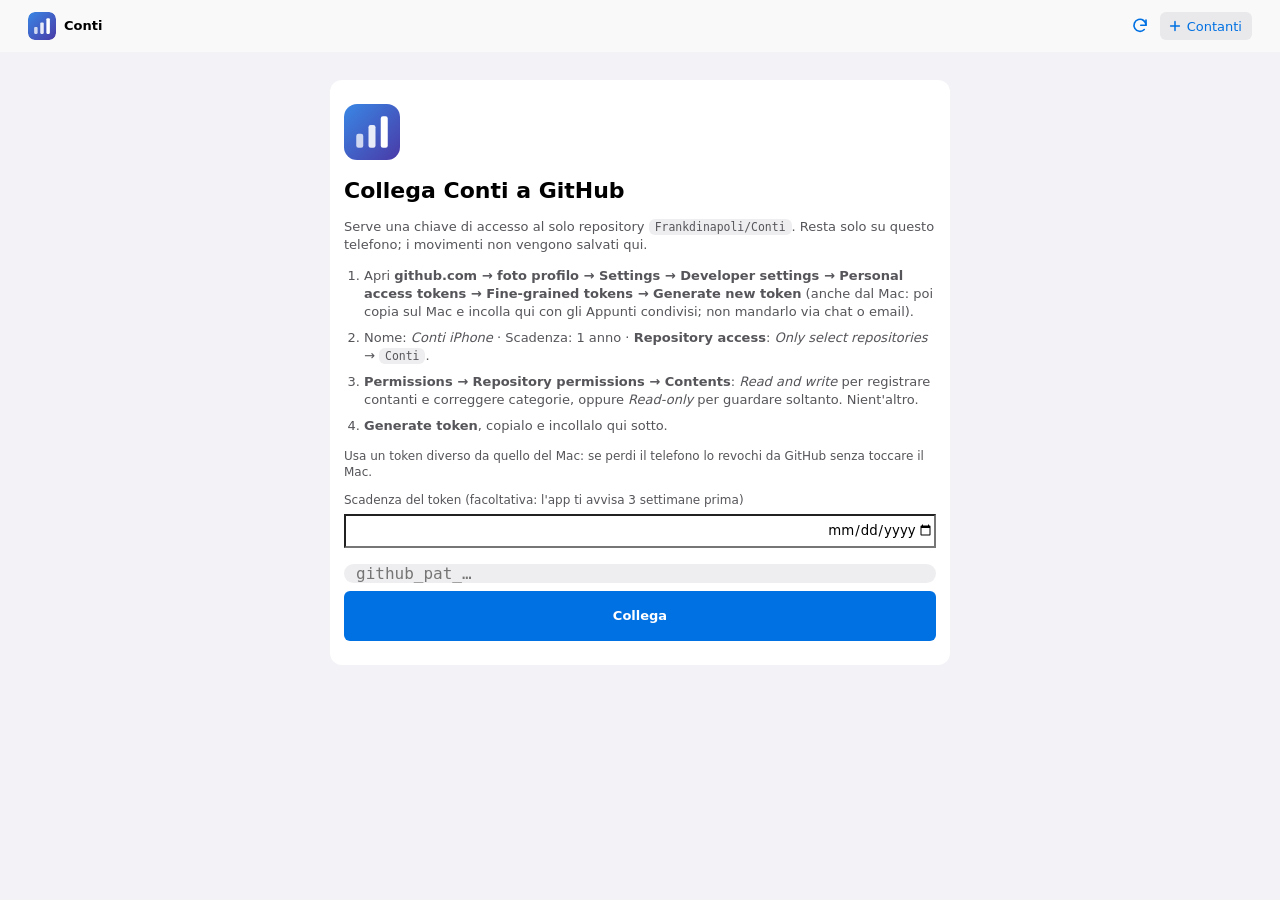
<file: index.html>
<!doctype html>
<html lang="it">
<head>
  <meta charset="utf-8">
  <meta name="viewport" content="width=device-width, initial-scale=1, viewport-fit=cover">
  <meta http-equiv="Content-Security-Policy" content="default-src 'none'; script-src 'self'; style-src 'self'; img-src 'self' data:; connect-src 'self' https://api.github.com; manifest-src 'self'; font-src 'self'; base-uri 'none'; form-action 'none'">
  <meta name="conti-versione" content="fb960cc8df36">
  <meta name="referrer" content="no-referrer">
  <meta name="robots" content="noindex, nofollow">
  <meta name="theme-color" content="#f2f2f7" media="(prefers-color-scheme: light)">
  <meta name="theme-color" content="#000000" media="(prefers-color-scheme: dark)">
  <meta name="apple-mobile-web-app-capable" content="yes">
  <meta name="mobile-web-app-capable" content="yes">
  <meta name="apple-mobile-web-app-status-bar-style" content="default">
  <meta name="apple-mobile-web-app-title" content="Conti">
  <link rel="manifest" href="manifest.webmanifest">
  <link rel="apple-touch-icon" href="icon-180.png">
  <title>Conti</title>
  <link rel="icon" href="icon.svg" type="image/svg+xml">
  <link rel="stylesheet" href="app.css?v=6c93595e02">
</head>
<body>
  <header class="topbar" id="topbar">
    <div class="topbar-row">
      <div class="brand" id="brand">
        <img src="icon.svg" alt="" width="28" height="28">
        <span>Conti</span>
      </div>
      <nav class="month-nav" id="month-nav" aria-label="Mese" hidden>
        <button class="icon-btn" id="prev-month" type="button" aria-label="Mese precedente">
          <svg viewBox="0 0 24 24" width="22" height="22" fill="none" stroke="currentColor" stroke-width="2.6" stroke-linecap="round" stroke-linejoin="round" aria-hidden="true"><path d="M15 4.5 7.5 12l7.5 7.5"/></svg>
        </button>
        <button class="icon-btn" id="next-month" type="button" aria-label="Mese successivo">
          <svg viewBox="0 0 24 24" width="22" height="22" fill="none" stroke="currentColor" stroke-width="2.6" stroke-linecap="round" stroke-linejoin="round" aria-hidden="true"><path d="M9 4.5 16.5 12 9 19.5"/></svg>
        </button>
      </nav>
      <span class="nav-title" id="nav-title" aria-hidden="true"></span>
      <div class="top-actions">
        <span class="chip" id="status-chip" hidden></span>
        <button class="icon-btn refresh-btn" id="refresh" type="button" aria-label="Aggiorna" title="Scarica di nuovo i dati da GitHub">
          <svg viewBox="0 0 24 24" width="22" height="22" fill="none" stroke="currentColor" stroke-width="2.2" stroke-linecap="round" stroke-linejoin="round" aria-hidden="true"><path d="M20 11a8 8 0 1 0-2.3 5.7"/><path d="M20 4v7h-7"/></svg>
        </button>
        <button class="icon-btn top-add" id="tab-add-cash" type="button" aria-label="Aggiungi contanti" title="Registra una spesa o un'entrata in contanti">
          <svg viewBox="0 0 24 24" width="22" height="22" fill="none" stroke="currentColor" stroke-width="2.6" stroke-linecap="round" aria-hidden="true"><path d="M12 4.5v15M4.5 12h15"/></svg>
        </button>
      </div>
    </div>
  </header>

  <main id="app">
    <div class="page-head" id="view-bar" hidden>
      <div class="large-title" id="large-title">
        <select id="month-select" aria-label="Mese"></select>
      </div>
      <div class="segmented" id="view-switch" role="tablist" aria-label="Periodo">
        <button role="tab" data-view="mese" aria-selected="true">Mese</button>
        <button role="tab" data-view="anno" aria-selected="false">Anno</button>
      </div>
    </div>

    <section class="loading" id="loading">
      <div class="spinner" aria-hidden="true"></div>
      <p>Scarico i dati da GitHub…</p>
    </section>

    <section class="center-card" id="setup" hidden>
      <div class="card setup">
        <img src="icon.svg" alt="" width="56" height="56">
        <h1>Collega Conti a GitHub</h1>
        <p class="muted">Serve una chiave di accesso al solo repository <code>Frankdinapoli/Conti</code>.
          Resta solo su questo telefono; i movimenti non vengono salvati qui.</p>
        <ol class="steps">
          <li>Apri <strong>github.com → foto profilo → Settings → Developer settings → Personal access tokens → Fine-grained tokens → Generate new token</strong>
            (anche dal Mac: poi copia sul Mac e incolla qui con gli Appunti condivisi; non mandarlo via chat o email).</li>
          <li>Nome: <em>Conti iPhone</em> · Scadenza: 1 anno · <strong>Repository access</strong>: <em>Only select repositories</em> → <code>Conti</code>.</li>
          <li><strong>Permissions → Repository permissions → Contents</strong>: <em>Read and write</em> per registrare contanti e correggere
            categorie, oppure <em>Read-only</em> per guardare soltanto. Nient'altro.</li>
          <li><strong>Generate token</strong>, copialo e incollalo qui sotto.</li>
        </ol>
        <p class="muted small">Usa un token diverso da quello del Mac: se perdi il telefono lo revochi da GitHub senza toccare il Mac.</p>
        <label class="field token-expiry"><span>Scadenza del token (facoltativa: l'app ti avvisa 3 settimane prima)</span>
          <input id="token-expiry" type="date"></label>
        <form id="token-form" autocomplete="off">
          <input id="token-input" type="password" placeholder="github_pat_…" spellcheck="false" aria-label="Token GitHub">
          <button class="btn primary" type="submit">Collega</button>
        </form>
        <p class="error" id="setup-error" hidden></p>
      </div>
    </section>

    <section class="center-card" id="error" hidden>
      <div class="card setup">
        <h1>Qualcosa non va</h1>
        <p class="muted" id="error-text"></p>
        <button class="btn primary" id="retry">Riprova</button>
        <p class="muted" id="error-update-text" hidden>C'è una versione nuova di Conti: forse risolve il problema.</p>
        <button class="btn primary" id="error-update" type="button" hidden>Aggiorna Conti</button>
      </div>
    </section>

    <div id="dashboard" hidden>
      <div class="notice update" id="update-banner" hidden>
        <span id="update-text">È disponibile una nuova versione di Conti.</span>
        <button class="btn primary small-btn" id="update-btn" type="button">Aggiorna</button>
      </div>
      <div class="notice" id="month-notice" hidden></div>

      <section class="card worth" id="worth-card" hidden>
        <header class="card-head">
          <h2>Patrimonio</h2>
        </header>
        <div class="group worth-group">
          <div class="worth-main">
            <span class="muted small" id="worth-label">Oggi · conti + contanti</span>
            <strong class="worth-total" id="worth-total"></strong>
            <span class="worth-change" id="worth-change"></span>
          </div>
          <div class="worth-side">
            <div class="chart worth-chart" id="worth-chart"></div>
            <div class="segmented worth-range" id="worth-range" role="tablist" aria-label="Periodo del grafico"></div>
          </div>
        </div>
        <div class="group worth-parts" id="worth-parts"></div>
        <p class="muted small section-foot" id="worth-note"></p>
        <div class="group daily" id="daily" hidden></div>
        <p class="muted small section-foot" id="daily-note" hidden></p>
      </section>

      <section class="card alerts" id="alerts-card" hidden>
        <header class="card-head">
          <h2>Da controllare</h2>
        </header>
        <div class="group " id="alerts-body"></div>
        <p class="muted small section-foot">Controlli automatici: niente viene modificato, decidi tu</p>
      </section>

      <section class="card" id="tiles-card">
        <header class="card-head">
          <h2>Riepilogo</h2>
        </header>
        <div class="tiles" id="tiles"></div>
      </section>

      <section class="card goal" id="goal-card" hidden>
        <header class="card-head">
          <h2>Obiettivo di risparmio</h2>
          <button class="btn" id="goal-edit" type="button">Modifica</button>
        </header>
        <div class="group pad" id="goal-body"></div>
        <p class="muted small section-foot" id="goal-sub">Quanto metti da parte ogni mese: entrate meno uscite</p>
      </section>

      <section class="card tips" id="tips-card" hidden>
        <header class="card-head">
          <h2>Consigli per spendere meno</h2>
        </header>
        <div class="group " id="tips-body"></div>
        <p class="muted small section-foot" id="tips-sub">Calcolati sulle tue spese degli ultimi mesi · stime prudenti</p>
      </section>

      <section class="grid">
        <article class="card">
          <header class="card-head">
            <h2>Entrate e uscite</h2>
            <div class="legend" id="trend-legend"></div>
          </header>
          <div class="group pad">
            <div class="chart" id="trend-chart"></div>
            <h3 class="subhead">Saldo del mese</h3>
            <div class="chart short" id="saldo-chart"></div>
          </div>
          <p class="muted small section-foot">Ultimi mesi · tocca un mese per aprirlo</p>
        </article>

        <article class="card">
          <header class="card-head">
            <h2>Spese per categoria</h2>
          </header>
          <div class="group pad hbars" id="cat-chart"></div>
          <p class="muted small section-foot" id="cat-sub"></p>
        </article>

      <article class="card" id="budget-card">
        <header class="card-head">
          <h2>Budget</h2>
          <button class="btn" id="budget-edit" type="button">Modifica</button>
        </header>
        <div class="group pad budgets" id="budget-list"></div>
        <p class="muted small section-foot">Limiti di spesa mensili per categoria</p>
      </article>

      <article class="card" id="internal-card">
        <header class="card-head">
          <h2>Tra i tuoi conti</h2>
        </header>
        <div class="group " id="internal-list"></div>
        <p class="muted small section-foot">Non sono né entrate né uscite: i soldi restano tuoi</p>
      </article>

      <article class="card" id="costs-card">
        <header class="card-head">
          <h2>Costi di banca e cambio</h2>
        </header>
        <div class="group " id="costs-body"></div>
        <p class="muted small section-foot">Quanto perdi cambiando tra le tue valute e in commissioni</p>
      </article>

      <article class="card" id="recon-card">
        <header class="card-head">
          <h2>Quadratura dei conti</h2>
        </header>
        <div class="group " id="recon-body"></div>
        <p class="muted small section-foot" id="recon-sub">Saldo della banca = saldo iniziale + movimenti scaricati</p>
      </article>

      <article class="card" id="wallet-card" hidden>
        <header class="card-head">
          <h2>Portafoglio contanti</h2>
          <div class="head-actions">
            <button class="btn ghost" id="add-initial" type="button" title="Il contante che avevi già: non è un'entrata né un prelievo">Ce l'ho già</button>
            <button class="btn" id="add-cash-2" type="button">+ Contanti</button>
          </div>
        </header>
        <div class="group " id="wallet-body"></div>
        <p class="muted small section-foot">Prelievi al bancomat meno spese in contanti registrate</p>
      </article>

      <article class="card" id="recurring-card">
        <header class="card-head">
          <h2>Spese ricorrenti</h2>
        </header>
        <div class="group " id="recurring-body"></div>
        <p class="muted small section-foot">Riconosciute da sole: pagamenti regolari con importi simili</p>
      </article>

      <article class="card" id="amex-card" hidden>
        <header class="card-head">
          <h2>Carta American Express</h2>
          <div class="head-actions">
            <button class="btn ghost" id="amex-import" type="button">Importa estratto (PDF)</button>
            <button class="btn" id="amex-add" type="button">+ Spesa Amex</button>
          </div>
        </header>
        <div class="group " id="amex-body"></div>
        <input type="file" id="amex-file" accept="application/pdf,.pdf" hidden>
        <p class="muted small section-foot">L'addebito mensile è la spesa; qui vedi cosa contiene</p>
      </article>

      <article class="card" id="trips-card">
        <header class="card-head">
          <h2>Viaggi</h2>
          <button class="btn" id="add-trip" type="button">+ Viaggio</button>
        </header>
        <div class="group " id="trips-body"></div>
        <p class="muted small section-foot">Le spese di quei giorni, raggruppate · senza affitto e abbonamenti</p>
      </article>

      <article class="card" id="plan-card">
        <header class="card-head">
          <h2>Previsti</h2>
          <button class="btn" id="add-plan" type="button">+ Previsto</button>
        </header>
        <div class="group " id="plan-body"></div>
        <p class="muted small section-foot">Entrate che aspetti e spese in arrivo · non entrano nei totali</p>
      </article>
      </section>

      <article class="card wide" id="year-card" hidden>
        <header class="card-head">
          <h2>Mese per mese</h2>
        </header>
        <div class="group " id="year-body"></div>
        <p class="muted small section-foot">Tocca un mese per aprirlo</p>
      </article>

      <section class="card wide" id="tx-card">
        <header class="card-head wrap">
          <h2>Movimenti</h2>
        </header>
        <div class="filters">
          <div class="segmented" id="group-filter" role="tablist"></div>
          <select id="cat-filter" aria-label="Categoria"></select>
          <input id="search" type="search" placeholder="Cerca" aria-label="Cerca nei movimenti">
          <label class="check"><span>Tutti i mesi</span><input type="checkbox" id="all-months"></label>
          <button class="btn primary" id="add-cash" type="button">+ Contanti</button>
        </div>
        <p class="muted small section-foot tx-foot" id="tx-sub"></p>
        <div class="tx-list" id="tx-body"></div>
        <button class="btn more-btn" id="tx-more" type="button" hidden></button>
      </section>

      <section class="card settings" id="settings" aria-labelledby="settings-title">
        <header class="card-head">
          <h2 id="settings-title">Impostazioni</h2>
        </header>
        <footer class="group foot" id="foot"></footer>
        <div class="group settings-actions">
          <button class="btn ghost" id="link-open" type="button" hidden>Collega o ricollega una banca</button>
          <button class="btn ghost danger" id="quit" title="Cancella il token da questo telefono">Scollega</button>
        </div>
      </section>
    </div>
  </main>

  <nav class="tabbar" id="tabbar" aria-label="Sezioni" hidden>
    <button type="button" class="tab" data-target="worth-card" aria-current="true">
      <svg class="off" viewBox="0 0 24 24" width="26" height="26" fill="none" stroke="currentColor" stroke-width="1.7" stroke-linecap="round" stroke-linejoin="round" aria-hidden="true"><path d="M3.5 11.2 12 3.8l8.5 7.4"/><path d="M5.6 9.6v9.6a1 1 0 0 0 1 1h10.8a1 1 0 0 0 1-1V9.6"/><path d="M10 20.2v-5.4h4v5.4"/></svg>
      <svg class="on" viewBox="0 0 24 24" width="26" height="26" fill="currentColor" aria-hidden="true"><path fill-rule="evenodd" d="M11.3 2.9a1 1 0 0 1 1.4 0l8.6 7.5a.9.9 0 0 1-.6 1.6h-1.3v7.2a1.6 1.6 0 0 1-1.6 1.6H6.2a1.6 1.6 0 0 1-1.6-1.6V12H3.3a.9.9 0 0 1-.6-1.6zM9.8 20.8h4.4v-5.4a.8.8 0 0 0-.8-.8h-2.8a.8.8 0 0 0-.8.8z"/></svg>
      <span>Home</span>
    </button>
    <button type="button" class="tab" data-target="tx-card">
      <svg class="off" viewBox="0 0 24 24" width="26" height="26" fill="none" stroke="currentColor" stroke-width="1.8" stroke-linecap="round" aria-hidden="true"><path d="M9 6.5h11M9 12h11M9 17.5h11"/><circle cx="4.6" cy="6.5" r=".6"/><circle cx="4.6" cy="12" r=".6"/><circle cx="4.6" cy="17.5" r=".6"/></svg>
      <svg class="on" viewBox="0 0 24 24" width="26" height="26" fill="none" stroke="currentColor" stroke-width="2.6" stroke-linecap="round" aria-hidden="true"><path d="M9 6.5h11M9 12h11M9 17.5h11"/><circle cx="4.6" cy="6.5" r=".8"/><circle cx="4.6" cy="12" r=".8"/><circle cx="4.6" cy="17.5" r=".8"/></svg>
      <span>Movimenti</span>
    </button>
    <button type="button" class="tab" data-target="budget-card">
      <svg class="off" viewBox="0 0 24 24" width="26" height="26" fill="none" stroke="currentColor" stroke-width="1.7" stroke-linejoin="round" aria-hidden="true"><path d="M10.6 3.6a8.6 8.6 0 1 0 9.8 9.8h-9.8z"/><path d="M13.6 2.8a8.6 8.6 0 0 1 7.6 7.6h-7.6z"/></svg>
      <svg class="on" viewBox="0 0 24 24" width="26" height="26" fill="currentColor" stroke="currentColor" stroke-width="1.7" stroke-linejoin="round" aria-hidden="true"><path d="M10.6 3.6a8.6 8.6 0 1 0 9.8 9.8h-9.8z"/><path d="M13.6 2.8a8.6 8.6 0 0 1 7.6 7.6h-7.6z"/></svg>
      <span>Budget</span>
    </button>
    <button type="button" class="tab" data-target="internal-card">
      <svg class="off" viewBox="0 0 24 24" width="26" height="26" fill="none" stroke="currentColor" stroke-width="1.7" aria-hidden="true"><circle cx="12" cy="12" r="9"/><circle cx="7.9" cy="12" r="1" fill="currentColor" stroke="none"/><circle cx="12" cy="12" r="1" fill="currentColor" stroke="none"/><circle cx="16.1" cy="12" r="1" fill="currentColor" stroke="none"/></svg>
      <svg class="on" viewBox="0 0 24 24" width="26" height="26" fill="currentColor" aria-hidden="true"><path fill-rule="evenodd" d="M12 2.6a9.4 9.4 0 1 0 0 18.8 9.4 9.4 0 0 0 0-18.8zM7.9 10.9a1.1 1.1 0 1 1 0 2.2 1.1 1.1 0 0 1 0-2.2zm4.1 0a1.1 1.1 0 1 1 0 2.2 1.1 1.1 0 0 1 0-2.2zm4.1 0a1.1 1.1 0 1 1 0 2.2 1.1 1.1 0 0 1 0-2.2z"/></svg>
      <span>Altro</span>
    </button>
  </nav>

  <dialog id="edit-dialog" aria-labelledby="edit-title">
    <form method="dialog" id="edit-form">
      <span class="sheet-handle" aria-hidden="true"></span>
      <div class="sheet-nav">
        <button type="button" class="btn" id="edit-cancel">Annulla</button>
        <h2 id="edit-title">Cambia categoria</h2>
        <button type="submit" class="btn primary" id="edit-save">Salva</button>
      </div>
      <p class="edit-desc" id="edit-desc"></p>
      <div class="form-group">
        <label class="field">
          <span>Categoria</span>
          <input id="edit-cat" list="cat-list" autocomplete="off" spellcheck="false" required maxlength="40" placeholder="Nome">
          <datalist id="cat-list"></datalist>
        </label>
      </div>
      <p class="hint">Scegli dall'elenco o scrivi il nome di una categoria nuova.</p>
      <fieldset class="scope form-group" id="edit-scope">
        <label><span id="scope-merchant"></span><input type="radio" name="scope" value="esercente" checked></label>
        <label><span>Solo questo movimento</span><input type="radio" name="scope" value="movimento"></label>
      </fieldset>
      <p class="hint" id="edit-hint"></p>
      <div class="error" id="edit-error" hidden></div>
      <div class="form-group edit-extra" id="edit-extra">
        <label class="field compact" id="edit-trip-field"><span>Viaggio</span>
          <select id="edit-trip"></select></label>
        <button type="button" class="btn row-btn" id="edit-advance">Ho pagato anche per altri…</button>
      </div>
      <div class="dialog-actions">
        <button type="button" class="btn ghost" id="edit-reset" hidden>Ripristina automatico</button>
      </div>
    </form>
  </dialog>

  <dialog id="cash-dialog" aria-labelledby="cash-title">
    <form method="dialog" id="cash-form" autocomplete="off">
      <span class="sheet-handle" aria-hidden="true"></span>
      <div class="sheet-nav">
        <button type="button" class="btn" id="cash-cancel">Annulla</button>
        <h2 id="cash-title">Registra contanti</h2>
        <button type="submit" class="btn primary" id="cash-save">Salva</button>
      </div>
      <div class="segmented tipo" id="cash-tipo" role="radiogroup" aria-label="Tipo">
        <label><input type="radio" name="tipo" value="spesa" checked><span id="tipo-spesa">Spesa</span></label>
        <label><input type="radio" name="tipo" value="entrata"><span id="tipo-entrata">Entrata</span></label>
      </div>
      <div class="form-group">
        <div class="field-row">
          <label class="field"><span>Importo</span><input id="cash-amount" inputmode="decimal" placeholder="0,00" required pattern="[0-9]+([.,][0-9]{1,2})?"></label>
          <label class="field narrow"><span>Valuta</span>
            <select id="cash-currency"><option>EUR</option><option>DKK</option><option>SEK</option><option>NOK</option><option>CHF</option><option>GBP</option><option>USD</option></select>
          </label>
          <label class="field narrow"><span id="cash-date-label">Data</span><input id="cash-date" type="date" required></label>
        </div>
        <label class="field" id="cash-desc-field"><span>Descrizione</span><input id="cash-desc" maxlength="80" placeholder="es. Caffè al bar" required></label>
        <label class="field" id="cash-cat-field"><span>Categoria</span><input id="cash-cat" list="cash-cat-list" maxlength="40" placeholder="es. Ristoranti e bar" required>
          <datalist id="cash-cat-list"></datalist></label>
      </div>
      <p class="hint" id="cash-hint" hidden>Promemoria: non entra in statistiche, report e budget. Quando sul conto arriva un movimento simile, l'app te lo propone.</p>
      <div class="error" id="cash-error" hidden></div>
      <div class="dialog-actions">
        <button type="button" class="btn ghost danger" id="cash-delete" hidden>Elimina</button>
      </div>
    </form>
  </dialog>

  <dialog id="budget-dialog" aria-labelledby="budget-title">
    <form method="dialog" id="budget-form" autocomplete="off">
      <span class="sheet-handle" aria-hidden="true"></span>
      <div class="sheet-nav">
        <button type="button" class="btn" id="budget-cancel">Annulla</button>
        <h2 id="budget-title">Budget mensili</h2>
        <button type="submit" class="btn primary" id="budget-save">Salva</button>
      </div>
      <p class="edit-desc">Lascia vuoto per non avere un budget. Il suggerito è il 10% in meno di quanto spendi di solito
        (ultimi 3 mesi); per le spese fisse, come l'affitto, è la spesa tipica.</p>
      <button type="button" class="btn ghost small-btn" id="budget-all" title="Solo dove non hai un budget o dove il suggerito è più basso">Usa i suggeriti più bassi</button>
      <div id="budget-rows" class="budget-rows form-group"></div>
      <div class="error" id="budget-error" hidden></div>
    </form>
  </dialog>

  <dialog id="goal-dialog" aria-labelledby="goal-title">
    <form method="dialog" id="goal-form" autocomplete="off">
      <span class="sheet-handle" aria-hidden="true"></span>
      <div class="sheet-nav">
        <button type="button" class="btn" id="goal-cancel">Annulla</button>
        <h2 id="goal-title">Obiettivo di risparmio</h2>
        <button type="submit" class="btn primary" id="goal-save">Salva</button>
      </div>
      <p class="edit-desc">Quanto vuoi mettere da parte ogni mese (entrate meno uscite). È solo un traguardo da
        tenere d'occhio: non cambia nessun numero dell'app né dei report.</p>
      <div class="form-group">
        <label class="field"><span>Ogni mese</span>
          <span class="budget-input"><input id="goal-amount" type="text" inputmode="decimal" placeholder="es. 300"><span class="muted">€</span></span>
        </label>
      </div>
      <p class="hint" id="goal-hint" hidden></p>
      <div class="error" id="goal-error" hidden></div>
      <div class="dialog-actions">
        <button type="button" class="btn ghost danger" id="goal-delete" hidden>Togli l'obiettivo</button>
      </div>
    </form>
  </dialog>

  <dialog id="link-dialog" aria-labelledby="link-title">
    <form method="dialog" id="link-form" autocomplete="off">
      <span class="sheet-handle" aria-hidden="true"></span>
      <div class="sheet-nav">
        <button type="button" class="btn" id="link-cancel">Annulla</button>
        <h2 id="link-title">Collega una banca</h2>
        <button type="submit" class="btn primary" id="link-save" disabled>Collega</button>
      </div>
      <div id="link-steps">
        <p class="edit-desc">Serve quando il consenso della banca scade o quando aggiungi, elimini o cambi dei conti.
          La chiave di Enable Banking si legge da questo Mac e non esce mai.</p>
        <div class="form-group">
          <label class="field"><span>Banca</span><select id="link-bank"></select></label>
        </div>
        <p class="hint">Hai cambiato o eliminato dei conti? Prima ricollega la banca nel
          <button type="button" class="link-btn" id="link-cp">Control Panel di Enable Banking</button> (Link accounts).</p>
        <div class="form-group edit-extra">
          <button type="button" class="btn row-btn" id="link-start">1. Accedi alla banca</button>
        </div>
        <p class="hint">Si apre il browser: accedi e autorizza. Alla fine arrivi su una pagina che non si carica
          (localhost): è normale. Copia l'indirizzo dalla barra in alto e incollalo qui sotto.</p>
        <div class="form-group">
          <label class="field stack"><span>2. Indirizzo</span><input id="link-address" type="text" spellcheck="false"
            autocapitalize="off" placeholder="https://localhost/auth_redirect?…" disabled></label>
        </div>
        <div class="error" id="link-error" hidden></div>
      </div>
      <div id="link-done" hidden></div>
    </form>
  </dialog>

  <dialog id="amex-dialog" aria-labelledby="amex-title">
    <div class="amex-dialog">
      <span class="sheet-handle" aria-hidden="true"></span>
      <div class="sheet-nav">
        <span class="nav-spacer" aria-hidden="true"></span>
        <h2 id="amex-title">Addebito American Express</h2>
        <button type="button" class="btn primary" id="amex-close">Fine</button>
      </div>
      <p class="edit-desc" id="amex-sub"></p>
      <div id="amex-items"></div>
    </div>
  </dialog>

  <dialog id="trip-dialog" aria-labelledby="trip-title">
    <form method="dialog" id="trip-form" autocomplete="off">
      <span class="sheet-handle" aria-hidden="true"></span>
      <div class="sheet-nav">
        <button type="button" class="btn" id="trip-cancel">Chiudi</button>
        <h2 id="trip-title">Nuovo viaggio</h2>
        <button type="submit" class="btn primary" id="trip-save">Salva</button>
      </div>
      <div class="form-group">
        <label class="field"><span>Nome</span><input id="trip-name" maxlength="60" placeholder="es. Roma a Natale" required></label>
        <div class="field-row two">
          <label class="field"><span>Dal</span><input id="trip-from" type="date" required></label>
          <label class="field"><span>Al</span><input id="trip-to" type="date" required></label>
        </div>
      </div>
      <div id="trip-report"></div>
      <div class="error" id="trip-error" hidden></div>
      <div class="dialog-actions">
        <button type="button" class="btn ghost danger" id="trip-delete" hidden>Elimina</button>
      </div>
    </form>
  </dialog>

  <div class="toast" id="toast" role="status" hidden></div>
  <div class="tooltip" id="tooltip" role="tooltip" hidden></div>
  <script src="telefono.js?v=f782223574"></script>
  <script src="app.js?v=2ab817b181"></script>
</body>
</html>
</file>
<file: app.css>
/* Conti — stile nativo Apple (iOS / iPadOS / macOS), Human Interface Guidelines.
   Font e dimensioni di sistema (Dynamic Type su iPhone/iPad: html usa -apple-system-body e tutte le misure
   del testo sono in rem), liste raggruppate "inset grouped" (sezione = titolo fuori + riquadro di sole righe),
   Large Title, barra delle schede con icone piene/a contorno, fogli con barra "Annulla · titolo · Salva".
   Grafici: serie categoriche in ordine fisso, stati sempre con icona + testo.
   Regole e componenti: .claude/linee-guida-grafica.md */

/* ═══ token ═══════════════════════════════════════════════════════════ */
:root {
  color-scheme: light;
  /* sfondi */
  --page: #f2f2f7;            /* systemGroupedBackground */
  --surface: #ffffff;         /* secondarySystemGroupedBackground (riquadri) */
  --surface-2: #f2f2f7;       /* elementi interni ai riquadri */
  --sheet: #f2f2f7;           /* fogli e finestre */
  --field: #ffffff;           /* riquadri e campi dentro i fogli */
  --fill: rgba(118, 118, 128, 0.12);     /* systemFill: segmentato, riga premuta */
  --fill-strong: rgba(118, 118, 128, 0.2);
  --bar-bg: rgba(249, 249, 249, 0.94);   /* barre traslucide */
  /* barra in alto: stesso colore della barra di stato di iOS (opaca nelle app web, non ci si può disegnare
     sotto), così scorrendo non resta una fascia di colore diverso attorno alla Dynamic Island */
  --topbar-bg: rgba(249, 249, 249, 0.94);
  /* etichette (le secondarie sono più scure di iOS: il 60% non arriva a 4,5:1) */
  --ink: #000000;
  --ink-2: #55555a;
  --muted: #6c6c70;
  --faint: #c7c7cc;           /* solo segni, mai testo */
  /* linee */
  --sep: #c6c6c8;
  --grid: #e5e5ea;
  --axis: #c6c6c8;
  --ring: #c6c6c8;
  /* colori di sistema */
  --accent: #007aff;          /* systemBlue: icone, riempimenti */
  --accent-text: #0071e3;     /* systemBlue per il testo (contrasto AA) */
  --accent-fill: #0071e3;     /* pulsanti pieni, testo bianco sopra */
  --accent-ink: #ffffff;
  --good: #34c759;
  --good-icon: #1f7a32;
  --good-text: #1f7a32;
  --warning: #ff9500;
  --warning-text: #a85400;
  --critical: #ff3b30;
  --critical-text: #d70015;
  /* grafici */
  --series-1: #007aff;        /* entrate / magnitudine */
  --series-2: #eb6834;        /* uscite */
  --pos: #007aff;
  --neg: #ff3b30;
  /* segni (SVG): freccetta delle righe, spunta, freccia su/giù dei menù */
  --chev: url("data:image/svg+xml,%3Csvg xmlns='http://www.w3.org/2000/svg' width='8' height='14' viewBox='0 0 8 14'%3E%3Cpath d='M1.2 1.2 6.8 7l-5.6 5.8' fill='none' stroke='%23c4c4c7' stroke-width='2' stroke-linecap='round' stroke-linejoin='round'/%3E%3C/svg%3E");
  --check: url("data:image/svg+xml,%3Csvg xmlns='http://www.w3.org/2000/svg' width='16' height='14' viewBox='0 0 16 14'%3E%3Cpath d='M1.5 7.5 5.8 12 14.5 2' fill='none' stroke='%23007aff' stroke-width='2.4' stroke-linecap='round' stroke-linejoin='round'/%3E%3C/svg%3E");
  --updown: url("data:image/svg+xml,%3Csvg xmlns='http://www.w3.org/2000/svg' width='10' height='16' viewBox='0 0 10 16'%3E%3Cpath d='M2 6l3-3.5L8 6M2 10l3 3.5L8 10' fill='none' stroke='%238e8e93' stroke-width='1.6' stroke-linecap='round' stroke-linejoin='round'/%3E%3C/svg%3E");
  --seg-thumb: #ffffff;
  --crit-icon: url("data:image/svg+xml,%3Csvg xmlns='http://www.w3.org/2000/svg' viewBox='0 0 24 24'%3E%3Ccircle cx='12' cy='12' r='12' fill='%23d70015'/%3E%3Cpath d='M12 6.6v6' stroke='%23fff' stroke-width='2.5' stroke-linecap='round'/%3E%3Ccircle cx='12' cy='16.9' r='1.45' fill='%23fff'/%3E%3C/svg%3E");
  /* vetro (iOS 26 "Liquid Glass"): barre flottanti, capsule dei pulsanti, pillola della voce attiva */
  --glass-bg: rgba(255, 255, 255, 0.74);
  --glass-edge: rgba(255, 255, 255, 0.85);
  --glass-line: rgba(60, 60, 67, 0.12);
  --glass-shadow: 0 8px 28px rgba(0, 0, 0, 0.12), 0 1px 3px rgba(0, 0, 0, 0.08);
  --glass-pill: rgba(118, 118, 128, 0.16);
  --topbar-glass: rgba(242, 242, 247, 0.93);   /* = theme-color (--page) con un po' di trasparenza */
  --sidebar-bg: rgba(228, 228, 234, 0.82);     /* materiale "sidebar" di macOS */
  --sidebar-sel: rgba(60, 60, 67, 0.14);
  /* geometria e movimento */
  --radius: 12px;
  --pad: 16px;
  --gap: 28px;                /* tra una sezione e l'altra */
  --row-h: 44px;
  --ease: cubic-bezier(.25, .1, .25, 1);
  /* scala tipografica iOS in rem (1rem = 17px = Body; su iPhone/iPad html segue Dynamic Type) */
  --f-body: 1rem;      --l-body: 1.2941rem;     /* 17/22 */
  --f-sub: 0.8824rem;  --l-sub: 1.1765rem;      /* 15/20 */
  --f-foot: 0.7647rem; --l-foot: 1.0588rem;     /* 13/18 */
  --f-cap: 0.7059rem;  --l-cap: 0.9412rem;      /* 12/16 */
  --f-t3: 1.1765rem;   --l-t3: 1.4706rem;       /* Title 3: 20/25 (titoli di sezione) */
  --f-t1: 1.6471rem;   --l-t1: 2rem;            /* Title 1: 28/34 (importi grandi) */
  --f-large: 2rem;     --l-large: 2.4118rem;    /* Large Title: 34/41 */
  --font: system-ui, -apple-system, BlinkMacSystemFont, "SF Pro Text", "Helvetica Neue", sans-serif;
  --mono: ui-monospace, "SF Mono", Menlo, monospace;
}
@media (prefers-color-scheme: dark) {
  :root {
    color-scheme: dark;
    --page: #000000;
    --surface: #1c1c1e;
    --surface-2: #2c2c2e;
    --sheet: #1c1c1e;
    --field: #2c2c2e;
    --fill: rgba(118, 118, 128, 0.24);
    --fill-strong: rgba(118, 118, 128, 0.36);
    --bar-bg: rgba(29, 29, 31, 0.94);
    --topbar-bg: rgba(22, 22, 24, 0.94);
    --ink: #ffffff;
    --ink-2: #aeaeb2;
    --muted: #98989d;
    --faint: #48484a;
    --sep: #38383a;
    --grid: #2c2c2e;
    --axis: #48484a;
    --ring: #38383a;
    --accent: #0a84ff;
    --accent-text: #0a84ff;
    --accent-fill: #0a7cf0;
    --good: #30d158;
    --good-icon: #30d158;
    --good-text: #30d158;
    --warning: #ff9f0a;
    --warning-text: #ffb340;
    --critical: #ff453a;
    --critical-text: #ff6b63;
    --series-1: #0a84ff;
    --series-2: #e8683a;
    --pos: #0a84ff;
    --neg: #ff453a;
    --seg-thumb: #636366;
    --crit-icon: url("data:image/svg+xml,%3Csvg xmlns='http://www.w3.org/2000/svg' viewBox='0 0 24 24'%3E%3Ccircle cx='12' cy='12' r='12' fill='%23ff453a'/%3E%3Cpath d='M12 6.6v6' stroke='%23000' stroke-width='2.5' stroke-linecap='round'/%3E%3Ccircle cx='12' cy='16.9' r='1.45' fill='%23000'/%3E%3C/svg%3E");
    --glass-bg: rgba(44, 44, 46, 0.7);
    --glass-edge: rgba(255, 255, 255, 0.16);
    --glass-line: rgba(255, 255, 255, 0.1);
    --glass-shadow: 0 8px 28px rgba(0, 0, 0, 0.5), 0 1px 3px rgba(0, 0, 0, 0.4);
    --glass-pill: rgba(255, 255, 255, 0.17);
    --topbar-glass: rgba(0, 0, 0, 0.88);
    --sidebar-bg: rgba(38, 38, 40, 0.84);
    --sidebar-sel: rgba(255, 255, 255, 0.14);
    --chev: url("data:image/svg+xml,%3Csvg xmlns='http://www.w3.org/2000/svg' width='8' height='14' viewBox='0 0 8 14'%3E%3Cpath d='M1.2 1.2 6.8 7l-5.6 5.8' fill='none' stroke='%235a5a5e' stroke-width='2' stroke-linecap='round' stroke-linejoin='round'/%3E%3C/svg%3E");
    --check: url("data:image/svg+xml,%3Csvg xmlns='http://www.w3.org/2000/svg' width='16' height='14' viewBox='0 0 16 14'%3E%3Cpath d='M1.5 7.5 5.8 12 14.5 2' fill='none' stroke='%230a84ff' stroke-width='2.4' stroke-linecap='round' stroke-linejoin='round'/%3E%3C/svg%3E");
  }
}

/* ═══ base ════════════════════════════════════════════════════════════ */
* { box-sizing: border-box; }
html, body { margin: 0; }
/* 1rem = Body. Sui dispositivi a tocco con Safari è la dimensione di Dynamic Type (Impostazioni → Schermo e luminosità →
   Dimensioni testo); altrove 17px (telefono) e 15px (Mac, blocco più sotto). */
html { font-size: 17px; -webkit-text-size-adjust: 100%; text-size-adjust: 100%; background: var(--page); }
@media (hover: none) and (pointer: coarse) {
  @supports (font: -apple-system-body) { html { font: -apple-system-body; } }
}
/* comportamento da app, non da sito: niente riflesso grigio al tocco, niente zoom col doppio tocco,
   niente selezione o menu "copia" tenendo premuti pulsanti e barre (il testo dei campi resta selezionabile) */
body { -webkit-tap-highlight-color: transparent; touch-action: manipulation; }
button, .btn, .tab, .topbar, .tabbar, .segmented, .chip, .sheet-handle, .sheet-nav {
  -webkit-user-select: none; user-select: none; -webkit-touch-callout: none;
}
/* righe e titoli: non selezionabili solo col tocco (sul Mac le descrizioni si possono copiare col mouse) */
@media (hover: none) and (pointer: coarse) {
  .tx-row, h2, h3, .tx-day { -webkit-user-select: none; user-select: none; -webkit-touch-callout: none; }
}
body {
  font: 400 var(--f-body)/var(--l-body) var(--font);
  background: var(--page);
  color: var(--ink);
  -webkit-font-smoothing: antialiased;
  font-variant-numeric: tabular-nums;
}
[hidden] { display: none !important; }
button, a, select, .hbar, .internal-row.link, .tx-row, .tab { touch-action: manipulation; -webkit-tap-highlight-color: transparent; }
button, select, input { font-family: inherit; }
button, select, summary, .check, label { cursor: default; }
code { font: 0.88em var(--mono); background: var(--fill); padding: 1px 6px; border-radius: 6px; }
h1, h2, h3 { margin: 0; }
h1 { font-size: var(--f-t1); line-height: var(--l-t1); font-weight: 700; }                 /* Title 1 */
h2 { font-size: var(--f-t3); line-height: var(--l-t3); font-weight: 600; }                 /* Title 3 */
h3 { font-size: var(--f-body); line-height: var(--l-body); font-weight: 600; }             /* Headline */
.muted { color: var(--ink-2); }
.small { font-size: var(--f-foot); line-height: var(--l-foot); margin: 2px 0 0; }
:focus-visible { outline: 2px solid var(--accent); outline-offset: 2px; }
:focus:not(:focus-visible) { outline: none; }

/* ═══ barra in alto (UINavigationBar) ═════════════════════════════════ */
/* telefono e iPad: fissa, piccola (44), con ‹ › a sinistra, titolo piccolo al centro che compare quando il titolo
   grande esce, avvisi + aggiorna + "+" a destra. Il Mac la ridefinisce come barra degli strumenti. */
.topbar {
  position: fixed; left: 0; right: 0; top: 0; z-index: 10;
  display: flex; flex-direction: column; align-items: stretch;
  padding: env(safe-area-inset-top) calc(env(safe-area-inset-right) + 4px) 0 calc(env(safe-area-inset-left) + 4px);
  background: var(--topbar-bg);
  -webkit-backdrop-filter: saturate(180%) blur(20px);
  backdrop-filter: saturate(180%) blur(20px);
  box-shadow: 0 0.5px 0 transparent;
  transition: box-shadow .2s var(--ease);
}
@supports not ((backdrop-filter: blur(1px)) or (-webkit-backdrop-filter: blur(1px))) { .topbar { background: var(--page); } }
/* in cima alla pagina la barra ha il colore dello sfondo (si fonde con la barra di stato e la Dynamic Island) */
.topbar:not(.scrolled) { background: var(--page); -webkit-backdrop-filter: none; backdrop-filter: none; }
.topbar.scrolled { box-shadow: 0 0.5px 0 var(--sep); }
.topbar-row { display: flex; align-items: center; min-height: 44px; gap: 0; }
.brand { display: flex; align-items: center; gap: 8px; padding-left: 12px; font-size: var(--f-body); font-weight: 600; }
.brand img { border-radius: 7px; }
.month-nav { display: flex; align-items: center; flex: none; }
.nav-title {
  flex: 1; min-width: 0; padding: 0 4px; text-align: center; font-size: var(--f-body); line-height: var(--l-body); font-weight: 600;
  white-space: nowrap; overflow: hidden; text-overflow: ellipsis; opacity: 0; transition: opacity .2s var(--ease); pointer-events: none;
}
.topbar.show-title .nav-title { opacity: 1; }
.month-nav[hidden] ~ .nav-title { display: none; }
.top-actions { display: flex; align-items: center; margin-left: auto; flex: none; }
.nav-title ~ .top-actions { margin-left: 0; }
.icon-btn {
  display: inline-grid; place-items: center; width: 44px; height: 44px; padding: 0; flex: none;
  border: 0; border-radius: 50%; background: transparent; color: var(--accent-text);
  transition: background .15s var(--ease), opacity .15s;
}
.icon-btn:active { opacity: .4; }
.icon-btn:disabled { color: var(--faint); background: transparent; opacity: 1; }
.icon-btn svg { display: block; }
.month-nav .icon-btn { width: 40px; }
.chip { display: inline-flex; align-items: center; justify-content: center; gap: 6px; flex: none; min-width: 28px; padding: 4px;
  font-size: var(--f-foot); line-height: var(--l-foot); color: var(--ink-2); background: transparent; }
.chip .chip-text { position: absolute; width: 1px; height: 1px; overflow: hidden; clip-path: inset(50%); white-space: nowrap; }
.dot { width: 8px; height: 8px; border-radius: 50%; display: inline-block; }

/* titolo grande (UINavigationBar con prefersLargeTitles) + segmentato Mese/Anno sotto */
.page-head { display: flex; flex-direction: column; align-items: stretch; gap: 10px; margin: 2px 0 0; }
.large-title { display: flex; align-items: center; min-width: 0; }
.large-title select {
  max-width: 100%; min-width: 0; height: auto; margin: 0; padding: 0 30px 0 0; border: 0; border-radius: 0; background-color: transparent;
  color: var(--ink); font: 700 var(--f-large)/var(--l-large) var(--font);
  appearance: none; -webkit-appearance: none; text-overflow: ellipsis;
  background-image: var(--updown); background-repeat: no-repeat; background-position: right 4px center; background-size: 13px 21px;
}
.large-title select:focus-visible { outline-offset: 4px; border-radius: 6px; }

/* segmentato in stile UISegmentedControl */
.segmented { display: inline-flex; background: var(--fill); border-radius: 9px; padding: 2px; gap: 0; }
.page-head .segmented { width: 100%; }
.segmented button {
  flex: 1 0 auto; min-height: 32px; padding: 0 12px; border: 0; border-radius: 7px; background: transparent;
  font: 500 var(--f-foot)/var(--l-foot) var(--font); color: var(--ink); white-space: nowrap;
  transition: background .2s var(--ease), box-shadow .2s var(--ease);
}
.segmented button[aria-selected="true"] { background: var(--seg-thumb); font-weight: 600; box-shadow: 0 3px 8px rgba(0,0,0,.12), 0 3px 1px rgba(0,0,0,.04); }

/* ═══ pulsanti ════════════════════════════════════════════════════════ */
/* predefinito = testo blu (secondario); .primary = pieno; .small-btn = capsula; .danger = rosso */
.btn {
  display: inline-flex; align-items: center; justify-content: center; gap: 6px;
  min-height: 44px; padding: 0 12px; border: 0; border-radius: var(--radius); background: transparent; color: var(--accent-text);
  font: 400 var(--f-body)/var(--l-body) var(--font); white-space: nowrap;
  transition: background .15s var(--ease), opacity .15s var(--ease);
}
.btn:active { opacity: .4; }
.btn.ghost { background: transparent; }
.btn.primary { background: var(--accent-fill); color: var(--accent-ink); font-weight: 600; padding: 0 20px; }
.btn.primary:active { opacity: .75; }
.btn.danger, .btn.ghost.danger { color: var(--critical-text); }
.btn:disabled { opacity: .4; }
.btn.small-btn {
  position: relative; min-height: 30px; padding: 0 12px; border-radius: 999px; font-size: var(--f-sub); line-height: var(--l-sub); font-weight: 500;
  background: color-mix(in srgb, var(--accent) 12%, transparent);
}
.btn.small-btn::after { content: ""; position: absolute; inset: -7px -4px; }   /* bersaglio da 44 */
.btn.small-btn.ghost { background: transparent; color: var(--accent-text); padding: 0 8px; }
.btn.primary.small-btn { background: var(--accent-fill); color: #fff; padding: 0 14px; }
.card-head .btn, .head-actions .btn { margin-block: -10px; padding-inline: 0; font-size: var(--f-body); }
.more-btn {
  display: flex; width: 100%; margin-top: 20px; padding: 0 var(--pad); border-radius: var(--radius); background: var(--surface);
  white-space: normal; text-align: center;
}
.link-btn { border: 0; background: none; padding: 0; color: var(--accent-text); font: inherit; }
.link-btn:active { opacity: .4; }
.link-btn.small { font-size: var(--f-foot); white-space: nowrap; }
.btn:focus-visible, .link-btn:focus-visible { outline-offset: 0; }
.row-btn { justify-content: flex-start; width: 100%; padding: 0; border-radius: 0; }

/* ═══ layout, sezioni e riquadri (liste raggruppate) ══════════════════ */
main { max-width: 1320px; margin: 0 auto; padding: calc(var(--topbar-h, 96px) + 4px) calc(env(safe-area-inset-right) + var(--pad)) calc(env(safe-area-inset-bottom) + 120px) calc(env(safe-area-inset-left) + var(--pad)); }
/* una sezione = titolo fuori (Title 3), riquadro di sole righe, nota sotto (Footnote); il riquadro è .group */
.card { --pad: 16px; background: none; border: 0; padding: 0; box-shadow: none; scroll-margin-top: calc(var(--topbar-h, 96px) + 8px); }
#dashboard > .card, .grid { margin-top: var(--gap); }
.card-head { display: flex; align-items: baseline; justify-content: space-between; gap: 12px; padding: 0 var(--pad); margin: 0 0 8px; }
.card-head.wrap { flex-wrap: wrap; }
.group { background: var(--surface); border-radius: var(--radius); padding: 0 var(--pad); overflow: hidden; }
.group.pad { padding-block: 12px; }
.card > .group + .group { margin-top: 12px; }
.section-foot { margin: 8px 0 0; padding: 0 var(--pad); color: var(--muted); font-size: var(--f-foot); line-height: var(--l-foot); }
.section-foot:empty { display: none; }
.grid { display: grid; grid-template-columns: minmax(0, 1fr); gap: var(--gap); }
.grid > *, .tiles > * { min-width: 0; }
.subhead { font-size: var(--f-foot); line-height: var(--l-foot); font-weight: 600; color: var(--ink-2); margin: 16px 0 4px; }
.notice {
  background: var(--surface); border-radius: var(--radius); padding: 12px var(--pad); color: var(--ink-2);
  font-size: var(--f-sub); line-height: var(--l-sub); margin: 12px 0 0;
}
.notice.critical { background: color-mix(in srgb, var(--critical) 12%, var(--surface)); color: var(--ink); }
.notice.critical::before { content: ""; display: inline-block; width: 1.0588rem; height: 1.0588rem; margin-right: 8px; vertical-align: -0.2em;
  background: var(--crit-icon) center / contain no-repeat; }
.notice.update { display: flex; align-items: center; gap: 12px; justify-content: space-between; color: var(--ink); }
.empty { color: var(--muted); font-size: var(--f-sub); padding: 12px 0; margin: 0; }
.empty.small { display: flex; gap: 8px; align-items: flex-start; font-size: var(--f-foot); line-height: 1.5; margin: 4px 0 0; padding: 0; }
.foot { display: flex; flex-direction: column; font-size: var(--f-body); color: var(--ink); }

/* ═══ riquadri numerici (Riepilogo) ═══════════════════════════════════ */
.tiles { display: grid; grid-template-columns: repeat(2, minmax(0, 1fr)); gap: 12px; }
.tile { background: var(--surface); border-radius: var(--radius); padding: 12px 14px; }
.tile .label { font-size: var(--f-foot); line-height: var(--l-foot); color: var(--ink-2); display: flex; align-items: center; gap: 8px; }
.tile .value { font-size: 1.2941rem; line-height: 1.6471rem; font-weight: 600; margin-top: 2px; }
.tile .delta { font-size: var(--f-foot); line-height: var(--l-foot); margin-top: 2px; color: var(--ink-2); }
.tile .delta .good { color: var(--good-text); font-weight: 600; }
.tile .delta .bad { color: var(--critical-text); font-weight: 600; }

/* ═══ patrimonio: il numero in Large Title, poi le banche come righe ══ */
.worth-group { display: grid; grid-template-columns: minmax(0, 1fr); gap: 4px; padding-block: 14px 10px; }
.worth-main { display: flex; flex-direction: column; gap: 2px; min-width: 0; }
.worth-total { font-size: var(--f-large); line-height: var(--l-large); font-weight: 700; }
.worth-chart { height: 170px; margin-top: 8px; }
.worth-chart.waiting { height: auto; }
.internal-row.worth-part { grid-template-columns: minmax(0, 1fr) auto; font-size: var(--f-body); line-height: var(--l-body); row-gap: 0; }
.worth-part .worth-val { color: var(--ink-2); }
.worth-change { font-size: var(--f-sub); line-height: var(--l-sub); color: var(--muted); font-variant-numeric: tabular-nums; }
.worth-change strong { font-weight: 600; color: var(--ink-2); }
.worth-change.up strong { color: var(--good-text); }
.worth-change.down strong { color: var(--critical-text); }
.worth-chart .ref { stroke: var(--muted); stroke-width: 1; stroke-dasharray: 2 4; opacity: .6; }
.worth-chart .cursor { stroke: var(--ink-2); stroke-width: 1; }
.worth-chart .worth-hit { touch-action: pan-y; cursor: crosshair; }
.worth-range { display: flex; margin-top: 10px; }
.worth-range button { flex: 1; }
.internal-row.daily-row { grid-template-columns: minmax(0, 1fr) auto; font-size: var(--f-body); line-height: var(--l-body); align-items: baseline; }
.daily-val { font-weight: 600; font-variant-numeric: tabular-nums; }
.daily-val.over { color: var(--critical-text); }
#daily { margin-top: 16px; }
.worth-part .worth-old { grid-column: 1 / -1; font-size: var(--f-cap); color: var(--muted); margin-top: -4px; text-align: left; }

/* ═══ grafici ═════════════════════════════════════════════════════════ */
.chart { width: 100%; height: 200px; }
.chart.short { height: 100px; }
.chart svg { width: 100%; height: 100%; display: block; overflow: visible; }
.chart .gridline { stroke: var(--grid); stroke-width: 0.5; }
.chart .baseline { stroke: var(--axis); stroke-width: 0.5; }
.chart text { fill: var(--muted); font-family: var(--font); font-size: var(--f-cap); font-variant-numeric: tabular-nums; }
.chart .tick-active { fill: var(--ink); font-weight: 600; }
.chart .hit { fill: transparent; }
.chart .col.dim rect.bar, .chart .col.dim path.bar { opacity: .4; }
.legend { display: flex; gap: 12px; font-size: var(--f-foot); color: var(--ink-2); }
.legend span { display: inline-flex; align-items: center; gap: 6px; }
.swatch { width: 10px; height: 10px; border-radius: 50%; display: inline-block; }

/* barre orizzontali delle categorie: nome e importo sulla prima riga, barra sotto */
.hbars { display: flex; flex-direction: column; gap: 0; }
.hbar { display: grid; grid-template-columns: minmax(0, 1fr) auto; align-items: center; gap: 6px 10px; font-size: var(--f-sub); line-height: var(--l-sub); padding: 8px 0; border-radius: 8px; }
.hbar .name { white-space: nowrap; overflow: hidden; text-overflow: ellipsis; grid-row: 1; }
.hbar .val { text-align: right; font-weight: 600; grid-row: 1; grid-column: 2; }
.hbar .val small { display: inline; margin-left: 6px; font-weight: 400; color: var(--muted); font-size: var(--f-cap); }
.hbar .track { height: 8px; border-radius: 4px; position: relative; background: var(--fill); grid-row: 2; grid-column: 1 / -1; }
.hbar .fill { height: 100%; border-radius: 4px; background: var(--series-1); min-width: 4px; transition: width .35s var(--ease); }
.hbar.active .name { font-weight: 600; }
.hbar:active { background: var(--fill); }

/* budget e stati */
.budgets { display: flex; flex-direction: column; gap: 14px; }
.budget-row { display: grid; grid-template-columns: 1fr auto; gap: 6px 12px; font-size: var(--f-sub); line-height: var(--l-sub); }
.budget-row .bname { display: flex; align-items: center; flex-wrap: wrap; gap: 0 8px; row-gap: 0; }
.budget-row .bname > span:nth-child(2) { flex: 1 1 0; min-width: 0; }
.budget-row .bname .bstate { flex-basis: 100%; padding-left: 26px; margin: 0; }
.budget-row .bval { text-align: right; color: var(--ink-2); font-size: var(--f-foot); }
.budget-row .btrack { grid-column: 1 / -1; height: 6px; background: var(--fill); border-radius: 999px; overflow: hidden; }
.budget-row .bfill { height: 100%; border-radius: 999px; transition: width .35s var(--ease); }
/* icone di stato SVG (stile SF Symbols *.circle.fill): cerchio e segno nello stesso disegno, sempre centrati */
.status-icon { width: 1.0588rem; height: 1.0588rem; display: inline-block; flex: none; vertical-align: -0.2em; }
.status-icon .disc { fill: var(--st); }
.status-icon .sg { fill: none; stroke: var(--st-ink); stroke-width: 2.5; stroke-linecap: round; stroke-linejoin: round; }
.status-icon .sf { fill: var(--st-ink); stroke: none; }
.st-good { --st: var(--good-icon); --st-ink: #fff; }
.st-warning { --st: var(--warning); --st-ink: #000; }
.st-critical { --st: var(--critical-text); --st-ink: #fff; }
.st-neutral { --st: var(--muted); --st-ink: #fff; }
.st-accent { --st: var(--accent-fill); --st-ink: #fff; }
@media (prefers-color-scheme: dark) { .st-good, .st-critical, .st-neutral { --st-ink: #000; } }
.goal-fill { background: var(--st); }

/* ═══ righe in stile UITableView ══════════════════════════════════════ */
/* le righe occupano tutta la larghezza del riquadro; il filetto (0,5px) parte dal margine del testo */
.internal-row, .tx-item, .plan-row, .recon, .alert-row, .tip-row, .budget-edit-row {
  position: relative; margin-inline: calc(-1 * var(--pad));
}
.internal-row, .alert-row, .tip-row, .budget-edit-row { padding-inline: var(--pad); }
.internal-row:not(:last-child)::after, .tx-item:not(:last-child)::after, .plan-row:not(:last-child)::after, .recon:not(:last-child)::after,
.alert-row:not(:last-child)::after, .tip-row:not(:last-child)::after, .budget-edit-row:not(:last-child)::after,
.group > .plan-main:not(:last-child)::after {
  content: ""; position: absolute; left: var(--pad); right: 0; bottom: 0; height: 0.5px; background: var(--sep);
}
.internal-row.head::after, .internal-row.total::after { display: none; }

.internal-row {
  display: grid; grid-template-columns: minmax(0, 1fr) repeat(3, minmax(0, 64px)); gap: 6px; align-items: center;
  font-size: var(--f-foot); line-height: var(--l-foot); min-height: var(--row-h); padding-block: 8px;
}
.internal-row > span:empty { display: none; }
.internal-row:has(> span:empty) { grid-template-columns: minmax(0, 1fr) auto; }
.internal-row.head { color: var(--muted); font-size: var(--f-cap); min-height: 28px; padding-block: 4px; }
.internal-row span:not(:first-child) { text-align: right; }
.internal-row.total { font-weight: 600; }
.internal-row.year { grid-template-columns: 1.3fr repeat(4, minmax(0, 1fr)); font-size: var(--f-cap); gap: 4px; }
.internal-row.rec-row { grid-template-columns: minmax(0, 1fr) auto; font-size: var(--f-sub); line-height: var(--l-sub); }
.rec-row span:nth-child(2) { grid-row: 2; grid-column: 1; font-size: var(--f-cap); text-align: left; }
.rec-row span:nth-child(3) { grid-row: 1 / span 2; grid-column: 2; align-self: center; }
.rec-row { row-gap: 2px; }
.rec-row small { display: block; }
.rec-row small, .cost-row small { font-size: var(--f-cap); }
.cost-row > span:first-child { min-width: 0; overflow-wrap: anywhere; }
.cost-row small { display: block; margin-top: 1px; }
.internal-row.cost-row { grid-template-columns: minmax(0, 1fr) auto; font-size: var(--f-sub); line-height: var(--l-sub); }
.badge { font-size: var(--f-cap); font-weight: 600; padding: 1px 7px; border-radius: 999px; margin-right: 6px;
  background: color-mix(in srgb, var(--warning) 22%, transparent); color: var(--ink); }
.pos-amt { color: var(--good-text); }
.neg-amt { color: var(--critical-text); }
.internal-row strong, .plan-desc strong { font-weight: 500; }

@media (hover: hover) {
  .internal-row.link:hover, .tx-row.tappable:hover, .plan-main:hover, details.recon > .recon-summary:hover, .hbar:hover { background: var(--fill); }
}
.internal-row.link:active, .tx-row.tappable:active, .plan-main:active, details.recon > .recon-summary:active { background: var(--fill-strong); }

/* ═══ movimenti: filtri e lista per giorno ════════════════════════════ */
.filters { display: flex; gap: 10px; flex-wrap: wrap; align-items: center; }
.filters > * { order: 5; }
.filters input[type="search"] {
  order: 1; flex: 1 1 100%; height: 36px; width: 100%; padding: 0 12px 0 32px; border: 0; border-radius: 10px; background-color: var(--fill); color: var(--ink);
  font: 400 var(--f-body)/var(--l-body) var(--font);
  background-image: url("data:image/svg+xml,%3Csvg xmlns='http://www.w3.org/2000/svg' width='16' height='16' viewBox='0 0 24 24' fill='none' stroke='%238e8e93' stroke-width='2.6' stroke-linecap='round'%3E%3Ccircle cx='10.5' cy='10.5' r='6.5'/%3E%3Cpath d='m15.5 15.5 5 5'/%3E%3C/svg%3E");
  background-repeat: no-repeat; background-position: 10px center; -webkit-appearance: none; appearance: none;
}
.filters input[type="search"]::placeholder { color: var(--muted); }
.filters input[type="search"]::-webkit-search-cancel-button { -webkit-appearance: none; }
.filters .segmented { order: 2; flex: 1 1 100%; width: 100%; overflow-x: auto; scrollbar-width: none; }
.filters .segmented::-webkit-scrollbar { display: none; }
.filters select {
  order: 3; flex: 1 1 100%; width: 100%; min-width: 0; height: 44px; padding: 0 36px 0 16px; border: 0; border-radius: var(--radius);
  background-color: var(--surface); color: var(--ink); font: 400 var(--f-body)/var(--l-body) var(--font);
  appearance: none; -webkit-appearance: none;
  background-image: var(--updown); background-repeat: no-repeat; background-position: right 14px center; background-size: 10px 16px;
}
.filters select:focus-visible { outline-offset: 0; }
.filters .check { order: 4; flex: 1 1 100%; min-height: 44px; padding: 0 16px; background: var(--surface); border-radius: var(--radius); }
.check { display: flex; align-items: center; justify-content: space-between; gap: 8px; font-size: var(--f-body); color: var(--ink); }
/* interruttore in stile UISwitch */
.check input[type="checkbox"] {
  -webkit-appearance: none; appearance: none; position: relative; flex: none; width: 51px; height: 31px; margin: 0;
  border-radius: 999px; background: var(--fill-strong); transition: background .2s var(--ease);
}
.check input[type="checkbox"]::after {
  content: ""; position: absolute; top: 2px; left: 2px; width: 27px; height: 27px; border-radius: 50%; background: #fff;
  box-shadow: 0 3px 8px rgba(0,0,0,.15), 0 1px 1px rgba(0,0,0,.16); transition: transform .2s var(--ease);
}
.check input[type="checkbox"]:checked { background: var(--good); }
.check input[type="checkbox"]:checked::after { transform: translateX(20px); }
.filters + .tx-foot { margin: 10px 0 14px; }

.tx-list { display: flex; flex-direction: column; gap: 0; }
.tx-section { margin-top: 20px; }
.tx-section:first-child { margin-top: 8px; }
/* intestazione di giorno = intestazione di sezione di iOS: Footnote grigio maiuscolo, fuori dal riquadro */
.tx-day { margin: 0 0 6px; padding: 0 var(--pad); font-size: var(--f-foot); line-height: var(--l-foot); font-weight: 400; color: var(--muted); text-transform: uppercase; }
.tx-group { --pad: 16px; list-style: none; margin: 0; padding: 0 var(--pad); background: var(--surface); border-radius: var(--radius); overflow: hidden; }
.tx-row {
  display: grid; grid-template-columns: minmax(0, 1fr) auto; gap: 1px 12px; align-items: baseline;
  min-height: var(--row-h); padding: 9px var(--pad); transition: background .12s var(--ease);
}
.tx-row:focus-visible { outline-offset: -2px; }
.tx-name { font-size: var(--f-body); line-height: var(--l-body); font-weight: 400; overflow-wrap: anywhere; }
.tx-amount { justify-self: end; font-size: var(--f-body); line-height: var(--l-body); white-space: nowrap; }
.tx-meta { font-size: var(--f-foot); line-height: var(--l-foot); color: var(--ink-2); min-width: 0; overflow: hidden; text-overflow: ellipsis; white-space: nowrap; }
.tx-cat.learned { color: var(--ink-2); }
.tx-orig { justify-self: end; font-size: var(--f-cap); color: var(--muted); }
.tx-row.pending .tx-name, .tx-row.pending .tx-amount { color: var(--ink-2); }
.tx-cat.pending-tag { font-style: italic; }
.tx-empty { margin: 24px 0 12px; text-align: center; color: var(--muted); font-size: var(--f-sub); }
.amex-link { font-size: var(--f-cap); margin-left: 4px; }

/* ═══ impostazioni, schermate di setup ════════════════════════════════ */
.settings { margin-bottom: 8px; }
.foot > span, .foot > .link-btn { display: flex; align-items: center; min-height: var(--row-h); padding: 8px 0; font-size: var(--f-sub); line-height: var(--l-sub); color: var(--ink); position: relative; text-align: left; }
.foot > span:not(:last-child)::after, .foot > .link-btn:not(:last-child)::after { content: ""; position: absolute; left: 0; right: calc(-1 * var(--pad)); bottom: 0; height: 0.5px; background: var(--sep); }
.foot > .link-btn { width: 100%; color: var(--accent-text); }
.settings-actions { margin-top: 12px !important; padding: 0; }
.settings-actions .btn { width: 100%; min-height: var(--row-h); border-radius: 0; }
.settings-actions .btn + .btn { border-top: 0.5px solid var(--sep); }
.center-card { display: grid; place-items: center; min-height: auto; padding-top: 8px; }
.card.setup { background: var(--surface); border-radius: var(--radius); padding: 24px var(--pad); max-width: 620px; text-align: left; }
.setup h1 { margin: 12px 0 8px; }
.steps { padding-left: 20px; color: var(--ink-2); font-size: var(--f-sub); line-height: var(--l-sub); }
.steps li { margin: 8px 0; }
#token-form { display: flex; flex-direction: column; gap: 8px; margin-top: 16px; }
#token-form input { flex: 1; min-width: 0; height: 44px; padding: 0 12px; font: 400 16px var(--mono); border-radius: 10px; border: 0; background: var(--fill); color: var(--ink); }
#token-form .btn { min-height: 50px; }
.error { color: var(--critical-text); font-weight: 600; font-size: var(--f-sub); }
.loading { display: grid; place-items: center; min-height: 60vh; color: var(--ink-2); gap: 12px; align-content: center; }
.spinner { width: 28px; height: 28px; border-radius: 50%; border: 2.5px solid var(--fill-strong); border-top-color: var(--muted); animation: spin .8s linear infinite; }
@keyframes spin { to { transform: rotate(360deg); } }

/* ═══ tooltip e avvisi ════════════════════════════════════════════════ */
.tooltip {
  position: fixed; z-index: 50; pointer-events: none;
  background: var(--bar-bg); -webkit-backdrop-filter: saturate(180%) blur(20px); backdrop-filter: saturate(180%) blur(20px);
  color: var(--ink); box-shadow: 0 0 0 0.5px var(--sep), 0 8px 28px rgba(0,0,0,.18);
  border-radius: 12px; padding: 8px 12px; font-size: var(--f-foot); line-height: var(--l-foot); min-width: 150px;
}
.tooltip .tt-title { font-weight: 600; margin-bottom: 4px; }
.tooltip .tt-row { display: flex; align-items: center; gap: 8px; justify-content: space-between; }
.tooltip .tt-row span:first-child { display: inline-flex; align-items: center; gap: 6px; color: var(--ink-2); }
.toast {
  position: fixed; bottom: calc(env(safe-area-inset-bottom) + 96px); left: 50%; transform: translateX(-50%); z-index: 60; max-width: 90vw; text-align: center;
  background: rgba(58, 58, 60, .94); color: #fff; padding: 12px 18px; border-radius: 14px;
  -webkit-backdrop-filter: blur(20px); backdrop-filter: blur(20px);
  font-size: var(--f-sub); line-height: var(--l-sub);
  animation: toast-in .2s var(--ease);
}
@keyframes toast-in { from { opacity: 0; transform: translate(-50%, 8px); } }

/* ═══ campi, menù, fogli (finestre) ═══════════════════════════════════ */
/* telefono: foglio dal basso a tutta larghezza con maniglia; barra "Annulla · titolo · Salva" in cima */
dialog {
  --pad: 16px;
  border: 0; padding: 0 calc(env(safe-area-inset-right) + 16px) calc(env(safe-area-inset-bottom) + 24px) calc(env(safe-area-inset-left) + 16px);
  width: 100vw; max-width: 100vw; margin: auto 0 0; border-radius: 13px 13px 0 0;
  max-height: 92vh; max-height: 92dvh; overflow-y: auto; overscroll-behavior: contain; -webkit-overflow-scrolling: touch;
  background: var(--sheet); color: var(--ink); font-size: var(--f-body);
}
dialog[open] { animation: sheet-up .28s var(--ease); }
@keyframes sheet-up { from { transform: translateY(100%); } }
dialog:focus, dialog:focus-visible { outline: none; }
dialog { transition: transform .22s var(--ease), opacity .22s var(--ease); }
dialog.dragging { transition: none; }
dialog::backdrop { background: rgba(0, 0, 0, .3); -webkit-backdrop-filter: blur(6px); backdrop-filter: blur(6px); }
.sheet-handle { display: block; width: 36px; height: 5px; margin: 6px auto 0; border-radius: 3px; background: var(--fill-strong); }
.sheet-nav {
  position: sticky; top: 0; z-index: 3; display: grid; grid-template-columns: auto minmax(0, 1fr) auto; align-items: center; gap: 4px;
  min-height: 52px; margin: 0 -16px; padding: 0 8px; background: var(--sheet);
}
.sheet-nav h2 { font-size: var(--f-body); line-height: var(--l-body); font-weight: 600; text-align: center; white-space: nowrap; overflow: hidden; text-overflow: ellipsis; }
.sheet-nav .btn { padding: 0 8px; min-width: 44px; }
.sheet-nav .btn.primary { background: transparent; color: var(--accent-text); font-weight: 600; }
.sheet-nav .btn.primary:active { opacity: .4; }
.sheet-nav .nav-spacer { display: block; width: 44px; }
.edit-desc { margin: 4px 0 12px; padding: 0 4px; color: var(--ink-2); font-size: var(--f-sub); line-height: var(--l-sub); }
.edit-desc strong { color: var(--ink); }
.hint { font-size: var(--f-foot); line-height: var(--l-foot); color: var(--ink-2); margin: 8px 0 0; padding: 0 16px; }
.hint:empty { display: none; }
dialog .error { padding: 0 16px; margin-top: 8px; }

/* riquadro di un modulo: righe da 44, etichetta a sinistra e valore a destra, filetti da 0,5px */
.form-group { --pad: 16px; background: var(--field); border-radius: var(--radius); padding: 0 var(--pad); margin: 16px 0 0; border: 0; overflow: hidden; }
.field { display: flex; flex-direction: column; gap: 6px; font-size: var(--f-foot); line-height: var(--l-foot); font-weight: 400; color: var(--ink-2); min-width: 0; }
.form-group .field {
  display: grid; grid-template-columns: minmax(84px, 38%) minmax(0, 1fr); align-items: center; gap: 12px; min-height: 44px;
  font-size: var(--f-body); line-height: var(--l-body); color: var(--ink); border-top: 0.5px solid var(--sep);
}
.form-group > .field:first-child, .form-group > .field-row:first-child > .field:first-child { border-top: 0; }
.form-group .field-row { display: contents; }
.form-group .field input, .form-group .field select, .split-row input, .budget-input input {
  width: 100%; min-width: 0; height: 44px; padding: 0; border: 0; border-radius: 0; background-color: transparent; color: var(--ink);
  font: 400 var(--f-body)/var(--l-body) var(--font); text-align: right;
}
.field input::placeholder { color: var(--muted); }
.field input:focus-visible, .field select:focus-visible, .split-row input:focus-visible, .budget-input input:focus-visible { outline: none; }
.form-group .field:has(input:focus-visible, select:focus-visible) > span:first-child { color: var(--accent-text); }
.field select {
  appearance: none; -webkit-appearance: none; padding-right: 22px !important; text-align: right; text-align-last: right;
  background-image: var(--updown); background-repeat: no-repeat; background-position: right 0 center; background-size: 10px 16px;
}
.field.compact { flex: 1; min-width: 0; }
.scope { margin: 16px 0 0; padding-block: 0; }
.scope label { display: flex; justify-content: space-between; align-items: center; gap: 12px; min-height: 44px; padding-block: 8px; border-top: 0.5px solid var(--sep); font-size: var(--f-body); }
.scope label:first-of-type { border-top: 0; }
input[type="radio"] { -webkit-appearance: none; appearance: none; width: 20px; height: 16px; margin: 0; background: none; flex: none; }
input[type="radio"]:checked { background: var(--check) center / 16px 14px no-repeat; }
input[type="radio"]:focus-visible { outline-offset: 4px; }
/* collega una banca: Annulla sparisce a lavoro finito ma tiene il posto (titolo centrato); indirizzo lungo = etichetta sopra, campo a tutta riga */
#link-cancel[hidden] { display: block !important; visibility: hidden; }
.form-group .field.stack { grid-template-columns: minmax(0, 1fr); gap: 0; padding-top: 8px; }
.form-group .field.stack > span { font-size: var(--f-foot); line-height: var(--l-foot); color: var(--ink-2); }
.form-group .field.stack input { text-align: left; }
.dialog-actions { display: flex; flex-direction: column; gap: 12px; margin-top: 20px; }
.dialog-actions:not(:has(.btn:not([hidden]))) { display: none; }
.dialog-actions .btn { width: 100%; background: var(--field); border-radius: var(--radius); }
.dialog-actions .spacer { display: none; }
.edit-extra { padding-block: 0; }
.edit-extra .row-btn { min-height: 44px; border-top: 0.5px solid var(--sep); background: none; border-radius: 0; font-size: var(--f-body); width: calc(100% + 2 * var(--pad)); margin-inline: calc(-1 * var(--pad)); padding-inline: var(--pad); }
.edit-extra .row-btn:first-child, .edit-extra .field[hidden] + .row-btn { border-top: 0; }
#cash-form, #trip-form { display: flex; flex-direction: column; }
.segmented.tipo { margin-top: 12px; align-self: stretch; display: flex; }
.segmented.tipo label { flex: 1; display: flex; }
.segmented.tipo input { position: absolute; opacity: 0; pointer-events: none; }
.segmented.tipo span { flex: 1; text-align: center; font: 500 var(--f-foot)/28px var(--font); color: var(--ink); padding: 0 14px; border-radius: 7px; transition: background .2s var(--ease); }
.segmented.tipo input:checked + span { background: var(--seg-thumb); font-weight: 600; box-shadow: 0 3px 8px rgba(0,0,0,.12), 0 3px 1px rgba(0,0,0,.04); }
.segmented.tipo input:focus-visible + span { outline: 2px solid var(--accent); }
input[type="date"] { -webkit-appearance: none; appearance: none; display: block; width: 100%; min-width: 0; max-width: 100%; height: 44px; min-height: 44px; line-height: 44px; padding-block: 0; text-align: right; }
input[type="date"]::-webkit-date-and-time-value { text-align: right; margin: 0; }
.form-group .field input[type="date"] { line-height: 44px; }
details.split { margin-top: 16px; background: var(--field); border-radius: var(--radius); padding: 0 16px; }
details.split summary { display: flex; align-items: center; justify-content: space-between; min-height: 44px; font-size: var(--f-body); list-style: none; }
details.split summary::-webkit-details-marker { display: none; }
details.split summary::after { content: ""; width: 8px; height: 14px; background: var(--chev) center / contain no-repeat; transition: transform .2s var(--ease); }
details.split[open] summary::after { transform: rotate(90deg); }
details.split[open] { padding-bottom: 12px; }
.split-rows { display: flex; flex-direction: column; margin-top: 0; }
.split-row { display: grid; grid-template-columns: minmax(0, 1fr) 110px; gap: 8px; align-items: center; font-size: var(--f-sub); min-height: 44px; border-top: 0.5px solid var(--sep); }
.split-result { margin-top: 8px; }
.split-result p { margin: 4px 0; }
details.split .dialog-actions { flex-direction: row; justify-content: flex-end; margin-top: 8px; }
details.split .dialog-actions .btn { width: auto; background: var(--accent-fill); }
.budget-rows { margin-top: 12px; }
.budget-edit-row { display: grid; grid-template-columns: minmax(0, 1fr) 124px; gap: 0 10px; align-items: center; padding-block: 6px; font-size: var(--f-sub); min-height: 56px; }
.budget-edit-name { display: flex; flex-direction: column; min-width: 0; grid-row: 1 / span 2; grid-column: 1; padding-block: 4px; }
.budget-edit-name strong { font-weight: 500; overflow-wrap: anywhere; }
.budget-edit-name small { font-size: var(--f-cap); line-height: 1.35; }
.budget-edit-row > .link-btn, .budget-edit-row > span:empty { grid-row: 2; grid-column: 2; justify-self: end; }
.budget-edit-row .budget-input { grid-row: 1; grid-column: 2; }
.budget-input { display: flex; align-items: center; justify-content: flex-end; gap: 6px; }
.budget-input input { height: 36px; text-align: right; padding: 0; font-size: var(--f-body); }
#budget-all { padding: 0; margin-left: 4px; }
/* riepiloghi dentro i fogli (viaggio, Amex) */
.trip-tx { --pad: 16px; background: var(--field); border-radius: var(--radius); padding: 0 var(--pad); margin-top: 8px; overflow: hidden; }
.trip-cats { margin: 12px 0 4px; }
#trip-report .hbars { --pad: 16px; background: var(--field); border-radius: var(--radius); padding: 8px var(--pad); margin-top: 12px; }
#trip-report .subhead, #amex-items .subhead { padding: 0 16px; text-transform: uppercase; font-weight: 400; color: var(--muted); margin: 20px 0 6px; }
dialog .plan-sum { background: var(--field); border-radius: var(--radius); padding: 0 var(--pad); margin: 12px 0 8px; overflow: hidden; }
dialog .plan-sum div::after { right: 0; }
dialog .plan-sum div:last-child::after { display: none; }

/* ═══ previsti, viaggi, ricorrenti, Amex ══════════════════════════════ */
/* riepilogo = righe (etichetta a sinistra, valore a destra), mai caselle strette: i numeri lunghi non escono */
.plan-sum { display: flex; flex-direction: column; margin: 0; }
.plan-sum div {
  position: relative; display: flex; align-items: baseline; justify-content: space-between; gap: 12px; flex-wrap: wrap;
  min-height: var(--row-h); padding: 10px 0; font-size: var(--f-sub); line-height: var(--l-sub); color: var(--ink-2); min-width: 0;
}
.plan-sum div::after { content: ""; position: absolute; left: 0; right: calc(-1 * var(--pad)); bottom: 0; height: 0.5px; background: var(--sep); }
.plan-sum strong { margin-left: auto; text-align: right; font-size: var(--f-sub); line-height: var(--l-sub); color: var(--ink); font-weight: 600; overflow-wrap: anywhere; }
.plan-row.late .plan-when { color: var(--ink); font-weight: 500; }
.plan-main {
  display: grid; grid-template-columns: minmax(0, 1fr) auto; gap: 2px 10px; align-items: center; width: 100%; min-height: var(--row-h);
  padding: 8px calc(var(--pad) + 22px) 8px var(--pad); border: 0; background: transparent var(--chev) no-repeat right var(--pad) center; background-size: 8px 14px;
  color: var(--ink); font: inherit; font-size: var(--f-sub); line-height: var(--l-sub); text-align: left; position: relative;
}
.group > .plan-main { margin-inline: calc(-1 * var(--pad)); width: calc(100% + 2 * var(--pad)); }
.plan-main:active { background-color: var(--fill-strong); }
.plan-when { display: inline-flex; align-items: center; gap: 6px; color: var(--ink-2); font-size: var(--f-foot); white-space: nowrap; grid-column: 1 / -1; grid-row: 2; }
.plan-desc { overflow-wrap: anywhere; grid-row: 1; font-weight: 500; }
.plan-amt { font-weight: 400; white-space: nowrap; grid-row: 1; }
.plan-match { display: flex; align-items: center; gap: 8px; flex-wrap: wrap; font-size: var(--f-foot); line-height: var(--l-foot); color: var(--ink-2); padding: 0 var(--pad) 12px; }
.plan-match-text { flex: 1; min-width: 12em; }
.plan-match-actions { display: flex; gap: 8px; flex-wrap: wrap; }
.trip-row .badge { display: none; }
.internal-row.trip-line { grid-template-columns: minmax(0, 1fr) auto auto; font-size: var(--f-foot); line-height: var(--l-foot); min-height: 40px; }
.trip-line .badge { margin-left: 6px; }
.internal-row.trip-line.warn span:first-child { color: var(--critical-text); font-weight: 600; }
.subhead .link-btn { font-size: var(--f-foot); font-weight: 400; margin-left: 6px; }
.wallet-balance { display: flex; flex-direction: column; padding: 14px 0 12px; border-bottom: 0.5px solid var(--sep); }
.wallet-balance strong { font-size: var(--f-t1); line-height: var(--l-t1); font-weight: 600; }
.head-actions { display: flex; gap: 4px 16px; flex-wrap: wrap; justify-content: flex-end; }
#wallet-body .internal-row { grid-template-columns: minmax(0, 1fr) auto; font-size: var(--f-sub); line-height: var(--l-sub); }
#wallet-body .internal-row span:empty { display: none; }
#wallet-body .internal-row.link { background: transparent var(--chev) no-repeat right var(--pad) center; background-size: 8px 14px; padding-right: calc(var(--pad) + 22px); }
#wallet-body .internal-row.link:active { background-color: var(--fill-strong); }
#wallet-body > p, #costs-body > .hint { padding: 12px 0; margin: 0; }
#amex-body > p:last-child { padding-bottom: 12px; }  /* "Nessuno: …" non tocca il bordo del riquadro */
.token-expiry { margin-top: 12px; }

/* da controllare, consigli */
.alert-row { display: grid; grid-template-columns: auto minmax(0, 1fr); gap: 4px 12px; align-items: start; padding-block: 10px; font-size: var(--f-sub); line-height: var(--l-sub); min-height: var(--row-h); }
.alert-actions { display: flex; gap: 8px; grid-column: 2; }
.alert-row > .status-icon { margin-top: 0.0588rem; }
.tip-row { display: grid; grid-template-columns: minmax(0, 1fr) auto; gap: 12px; align-items: start; padding-block: 12px; }
.tip-main { display: flex; flex-wrap: wrap; align-items: baseline; gap: 4px 10px; font-size: var(--f-sub); line-height: var(--l-sub); }
.tip-save { font-size: var(--f-cap); font-weight: 600; color: var(--good-text); background: color-mix(in srgb, var(--good) 16%, transparent); padding: 2px 8px; border-radius: 999px; white-space: nowrap; }
.tip-text { flex-basis: 100%; margin: 2px 0 0; color: var(--ink-2); font-size: var(--f-foot); line-height: 1.45; }

/* obiettivo di risparmio */
.goal-head { display: flex; flex-wrap: wrap; align-items: baseline; gap: 2px 10px; }
.goal-head .small { flex-basis: 100%; }
.goal-value { font-size: var(--f-t1); line-height: var(--l-t1); font-weight: 600; }
.goal-track { height: 8px; margin-top: 10px; background: var(--fill); border-radius: 999px; overflow: hidden; }
.goal-fill { height: 100%; border-radius: 999px; transition: width .35s var(--ease); }
.goal-split { display: flex; flex-wrap: wrap; gap: 4px 20px; margin-top: 10px; font-size: var(--f-sub); line-height: var(--l-sub); }
.goal-part { display: inline-flex; gap: 6px; align-items: baseline; }
.goal-part strong { font-weight: 600; font-variant-numeric: tabular-nums; }
.goal-status { display: flex; gap: 8px; align-items: flex-start; margin: 12px 0 0; font-size: var(--f-sub); line-height: var(--l-sub); color: var(--ink-2); }
.goal-status .status-icon { margin-top: 0.0588rem; }
.goal-status strong { color: var(--ink); font-weight: 600; }
.goal-months { display: flex; flex-wrap: wrap; gap: 8px 14px; margin-top: 12px; }
.goal-months + p { margin: 12px 0 0; }
.goal-month { display: inline-flex; align-items: center; gap: 6px; font-size: var(--f-foot); color: var(--ink-2); }

/* quadratura dei conti */
.recon-summary { display: flex; flex-wrap: wrap; gap: 10px; align-items: flex-start; padding: 11px var(--pad); list-style: none; min-height: var(--row-h); }
details.recon > .recon-summary::after { content: ""; order: 2; width: 8px; height: 14px; align-self: center; background: var(--chev) center / contain no-repeat; transition: transform .2s var(--ease); }
details.recon[open] > .recon-summary::after { transform: rotate(90deg); }
.recon-summary::-webkit-details-marker { display: none; }
.recon-summary .status-icon { margin-top: 0.0588rem; }
.recon-name { display: flex; flex-direction: column; gap: 2px; order: 1; flex: 1 1 0; min-width: 0; font-size: var(--f-sub); line-height: var(--l-sub); }
.recon-name .small { line-height: 1.45; }
.recon-diff { order: 3; flex-basis: 100%; padding-left: 28px; font-weight: 600; color: var(--critical-text); white-space: nowrap; font-size: var(--f-sub); }
.recon-detail { padding: 0 var(--pad) 12px var(--pad); }
.recon-detail .internal-row { margin-inline: 0; padding-inline: 0; }
.recon-detail .internal-row::after { left: 0; }
.internal-row + p, .internal-row + .muted { margin-top: 10px; }

@media (prefers-reduced-motion: reduce) { * { transition: none !important; animation: none !important; scroll-behavior: auto !important; } }

/* ═══ barra delle schede (UITabBar): telefono e iPad ══════════════════ */
.tabbar { display: none; }
.tab .on { display: none; }
.tab[aria-current] .on { display: block; }
.tab[aria-current] .off { display: none; }
@media (max-width: 640px), (hover: none) and (pointer: coarse) and (min-width: 641px) {
  /* iOS 26 "Liquid Glass": capsula di vetro che galleggia sopra il contenuto, con margini dai bordi e dalla safe area */
  .tabbar {
    position: fixed; z-index: 30; display: flex; justify-content: space-around; gap: 2px;
    left: calc(env(safe-area-inset-left) + 16px); right: calc(env(safe-area-inset-right) + 16px);
    bottom: max(12px, calc(env(safe-area-inset-bottom) - 12px));
    padding: 4px; border-radius: 999px;
    background: var(--glass-bg); -webkit-backdrop-filter: blur(24px) saturate(180%); backdrop-filter: blur(24px) saturate(180%);
    box-shadow: inset 0 0 0 0.5px var(--glass-edge), inset 0 1px 0 var(--glass-edge), var(--glass-shadow);
  }
  .tabbar[hidden] { display: none; }
  @supports not ((backdrop-filter: blur(1px)) or (-webkit-backdrop-filter: blur(1px))) { .tabbar { background: var(--surface); } }
  .tab {
    flex: 1; min-width: 0; min-height: 54px; display: flex; flex-direction: column; align-items: center; justify-content: center; gap: 2px;
    padding: 4px 0 3px; border: 0; border-radius: 999px; background: transparent; color: var(--ink-2);
    font: 500 10px/12px var(--font); transition: background .2s var(--ease), color .2s var(--ease);
  }
  .tab svg { width: 26px; height: 26px; }
  .tab:active { opacity: .5; }
  .tab[aria-current] { color: var(--accent-text); background: var(--glass-pill); }
  #add-cash { display: none; }
}

/* telefono: categoria e "Tutti i mesi" formano un solo riquadro a due righe */
@media (max-width: 640px) {
  .filters { row-gap: 10px; }
  .filters select { border-radius: var(--radius) var(--radius) 0 0; margin-bottom: -10px; }
  .filters .check { border-radius: 0 0 var(--radius) var(--radius); box-shadow: inset 0 0.5px 0 var(--sep); }
}

/* ═══ schermi molto stretti (iPhone SE) ═══════════════════════════════ */
@media (max-width: 380px) {
  .large-title select { font-size: 1.7647rem; line-height: 2.1176rem; }
  .tile { padding: 12px 10px; }
  .tile .value { font-size: 1.1765rem; }
  .worth-total { font-size: 1.7647rem; line-height: 2.1176rem; }
}

/* ═══ iPad e Mac: schermi larghi ══════════════════════════════════════ */
@media (min-width: 641px) {
  main { padding-left: calc(env(safe-area-inset-left) + 24px); padding-right: calc(env(safe-area-inset-right) + 24px); }
  .topbar { padding-left: calc(env(safe-area-inset-left) + 20px); padding-right: calc(env(safe-area-inset-right) + 20px); }
  .page-head { flex-direction: row; align-items: center; justify-content: space-between; gap: 16px; margin-top: 6px; }
  .page-head .segmented { width: 200px; flex: none; }
  .tiles { grid-template-columns: repeat(4, minmax(0, 1fr)); gap: 16px; }
  .filters { gap: 12px; }
  .filters input[type="search"] { order: 1; flex: 1 1 200px; width: auto; max-width: 280px; }
  .filters .segmented { order: 2; flex: 0 1 auto; width: auto; }
  .filters select { order: 3; flex: 0 1 240px; width: auto; }
  .filters .check { order: 4; flex: 0 0 auto; min-width: 190px; }
  .worth-group { grid-template-columns: minmax(0, 1fr) minmax(0, 1.2fr); gap: 24px; align-items: center; padding-block: 16px; }
  .worth-chart { height: 140px; margin-top: 0; }
  /* finestre: foglio centrato (form sheet), mai a tutta larghezza né dal basso */
  dialog { width: min(480px, calc(100vw - 48px)); max-width: none; margin: auto; padding: 0 20px 20px; border-radius: 14px; max-height: 90vh; max-height: 90dvh; }
  dialog[open] { animation: dlg-in .2s var(--ease); }
  @keyframes dlg-in { from { opacity: 0; transform: scale(.97); } }
  .sheet-handle { display: none; }
  .sheet-nav { margin: 0 -20px; padding: 6px 12px 0; }
  #cash-dialog { width: min(540px, calc(100vw - 48px)); }
  #trip-dialog { width: min(600px, calc(100vw - 48px)); }
  #amex-dialog { width: min(620px, calc(100vw - 48px)); }
  #budget-dialog { width: min(560px, calc(100vw - 48px)); }
  .toast { bottom: 24px; }
}

/* ═══ Mac (puntatore preciso): barra degli strumenti, densità macOS ═══ */
/* Testo 13px (body di macOS), righe da 32, titoli di sezione 15 semibold, barra degli strumenti da 52 con il titolo del mese e il
   segmentato Mese/Anno (app.js li sposta nella barra: `placeParts`). Telefono e iPad non raggiungono questi blocchi. */
@media (min-width: 641px) and (not ((hover: none) and (pointer: coarse))) {
  html { font-size: 15px; }
  :root {
    --f-body: 0.8667rem; --l-body: 1.2rem;        /* 13/18 */
    --f-sub: 0.8667rem;  --l-sub: 1.2rem;         /* 13/18 */
    --f-foot: 0.8rem;    --l-foot: 1.0667rem;     /* 12/16 */
    --f-cap: 0.7333rem;  --l-cap: 0.9333rem;      /* 11/14 */
    --f-t3: 1rem;        --l-t3: 1.3333rem;       /* titolo di sezione: 15/20 */
    --f-t1: 1.4667rem;   --l-t1: 1.8667rem;       /* 22/28 */
    --f-large: 1rem;     --l-large: 1.3333rem;    /* titolo del mese nella barra degli strumenti: 15/20 */
    --row-h: 32px;
    --gap: 24px;
    --content-max: 1800px;
  }
  main { max-width: var(--content-max); margin: 0 auto; padding: 20px 28px 48px; }
  .card { --pad: 14px; }
  .tx-group { --pad: 14px; }
  .page-head { display: none; }
  .topbar { position: sticky; flex-direction: row; align-items: center; gap: 12px; height: 52px; min-height: 52px; padding: 0 max(28px, calc((100% - var(--content-max)) / 2 + 28px)); }
  .topbar:not(.scrolled) { background: var(--topbar-bg); -webkit-backdrop-filter: saturate(180%) blur(20px); backdrop-filter: saturate(180%) blur(20px); }
  .topbar-row { flex: 1; min-height: 0; gap: 8px; }
  .brand { padding-left: 0; }
  .month-nav { gap: 0; margin-left: -6px; }
  .nav-title { display: none; }
  .top-actions { margin-left: auto !important; gap: 6px; }
  .icon-btn, .month-nav .icon-btn { width: 28px; height: 28px; border-radius: 6px; }
  .icon-btn svg { width: 18px; height: 18px; }
  .icon-btn:hover:not(:disabled) { background: var(--fill); }
  /* titolo del mese (menu a scelta) e segmentato nella barra */
  .large-title { flex: 0 1 auto; min-width: 0; }
  .large-title select { padding: 3px 24px 3px 8px; border-radius: 6px; font-weight: 600; background-size: 9px 14px; background-position: right 7px center; }
  .large-title select:hover { background-color: var(--fill); }
  .topbar .segmented { flex: none; width: 150px; margin-left: 10px; }
  /* "+ Contanti" nella barra (al posto di quello nei filtri) */
  .top-add { display: inline-flex; width: auto; padding: 0 10px 0 8px; gap: 5px; background: var(--fill); }
  .top-add svg { width: 14px; height: 14px; }
  .top-add::after { content: "Contanti"; font: 500 var(--f-sub)/1 var(--font); }
  .top-add:hover:not(:disabled) { background: var(--fill-strong); }
  #add-cash { display: none; }
  .btn { min-height: 28px; padding: 0 12px; border-radius: 6px; font-size: var(--f-sub); }
  .btn:hover:not(:disabled):not(.primary) { background: var(--fill); }
  .btn.primary { padding: 0 16px; }
  .btn.primary:hover:not(:disabled) { opacity: .88; }
  .btn.small-btn { min-height: 24px; font-size: var(--f-foot); }
  .btn.small-btn::after { inset: -4px; }
  .card-head { margin-bottom: 6px; }
  .card-head .btn, .head-actions .btn { margin: -6px -8px; padding-inline: 8px; font-size: var(--f-sub); }
  .head-actions { gap: 4px 4px; }
  .more-btn { min-height: 32px; margin-top: 12px; }
  .group.pad { padding-block: 10px; }
  .section-foot { margin-top: 6px; }
  .notice { padding: 9px var(--pad); margin-top: 0; }
  .grid { align-items: start; }
  .segmented button { min-height: 24px; }
  .filters select, .filters input[type="search"] { height: 28px; }
  .filters select { background-color: var(--fill); border-radius: 6px; padding-left: 12px; font-size: var(--f-sub); }
  .filters input[type="search"] { border-radius: 6px; font-size: var(--f-sub); }
  .filters .check { background: none; padding: 0; min-height: 28px; min-width: 0; gap: 10px; font-size: var(--f-sub); }
  .check input[type="checkbox"] { width: 38px; height: 22px; }
  .check input[type="checkbox"]::after { width: 18px; height: 18px; }
  .check input[type="checkbox"]:checked::after { transform: translateX(16px); }
  .form-group .field { min-height: 36px; }
  .form-group .field input, .form-group .field select { height: 34px; }
  .scope label, .edit-extra .row-btn, details.split summary { min-height: 36px; }
  .budget-input input { height: 28px; }
  input[type="date"], .form-group .field input[type="date"] { height: 34px; min-height: 34px; line-height: 34px; }
  .dialog-actions .btn { min-height: 32px; }
  .sheet-nav { min-height: 46px; }
  .settings-actions .btn { min-height: 32px; }
  dialog { box-shadow: 0 0 0 0.5px var(--sep), 0 24px 64px rgba(0, 0, 0, .3); }
  /* righe: 32px, filetti sottili */
  .internal-row { grid-template-columns: minmax(0, 1fr) repeat(3, minmax(0, 88px)); gap: 8px; padding-block: 6px; }
  .internal-row.year { grid-template-columns: 1.4fr repeat(4, 1fr); gap: 8px; }
  .internal-row.head { padding-block: 3px; min-height: 24px; }
  .plan-main { grid-template-columns: 12.5em minmax(0, 1fr) auto; gap: 10px; padding-block: 6px; padding-right: calc(var(--pad) + 18px); }
  .plan-when, .plan-desc, .plan-amt { grid-column: auto; grid-row: auto; }
  .plan-sum div { padding-block: 6px; }
  .alert-row { grid-template-columns: auto minmax(0, 1fr) auto; padding-block: 8px; }
  .alert-actions { grid-column: auto; }
  .tip-row { padding-block: 8px; }
  .recon-summary { flex-wrap: nowrap; padding-block: 7px; }
  .recon-name { flex: 1 1 0; }
  .recon-diff { flex-basis: auto; padding-left: 0; order: 2; }
  details.recon > .recon-summary::after { order: 3; }
  .foot > span, .foot > .link-btn { padding-block: 6px; }
  .internal-row.rec-row { grid-template-columns: minmax(0, 1fr) auto 80px; }
  .rec-row small { display: inline-block; max-width: 100%; margin-left: 8px; white-space: nowrap; overflow: hidden; text-overflow: ellipsis; vertical-align: bottom; }  /* "categoria · mensile" mai spezzato a metà */
  .rec-row span:nth-child(2) { grid-row: auto; grid-column: auto; font-size: var(--f-foot); text-align: right; }
  .rec-row span:nth-child(3) { grid-row: auto; grid-column: auto; align-self: center; }
  .internal-row.worth-part, #wallet-body .internal-row, .internal-row.cost-row { grid-template-columns: minmax(0, 1fr) auto; }
  .internal-row.worth-part { font-size: var(--f-body); }
  .trip-row { grid-template-columns: 9em minmax(0, 1fr) auto; }
  .trip-row .badge { display: inline; }
  /* movimenti: una riga sola (descrizione · conto e categoria · importo) */
  .tx-row { grid-template-columns: minmax(0, 1.5fr) minmax(0, 1fr) 110px; gap: 0 16px; min-height: 32px; padding-block: 6px; align-items: center; }
  .tx-name { grid-column: 1; grid-row: 1; }
  .tx-meta { grid-column: 2; grid-row: 1; white-space: normal; overflow: visible; text-overflow: clip; overflow-wrap: anywhere; }
  .tx-amount { grid-column: 3; grid-row: 1; }
  .tx-orig { grid-column: 3; grid-row: 2; }
  .tx-section { margin-top: 14px; }
  .tx-day { margin-bottom: 4px; }
  /* patrimonio, riepilogo, grafici, categorie */
  .worth-total { font-size: 1.7333rem; line-height: 2.1333rem; }
  .worth-group { padding-block: 12px; gap: 20px; }
  .worth-chart { height: 130px; }
  .tiles { gap: 10px; }
  .tile { padding: 9px 12px; }
  .tile .value { font-size: 1.1333rem; line-height: 1.4667rem; }
  .chart { height: 190px; }
  .chart.short { height: 90px; }
  /* colonna degli importi a larghezza fissa: le barre finiscono tutte allo stesso punto; il riflesso al passaggio
     del mouse ha un po' di margine attorno al testo (margine negativo: il testo resta allineato alla scheda) */
  .hbar { grid-template-columns: minmax(0, 160px) minmax(36px, 1fr) 11em; gap: 12px; padding: 5px 6px; margin-inline: -6px; }
  .hbar .name, .hbar .val, .hbar .track { grid-row: auto; grid-column: auto; }
  .hbar .name { white-space: normal; overflow: visible; text-overflow: clip; overflow-wrap: anywhere; }
  .hbar .val { white-space: nowrap; }
  .hbar .val small { display: inline; margin-left: 8px; }
  #trip-report .hbar { grid-template-columns: minmax(0, 120px) 1fr auto; }
  .budgets { gap: 10px; }
  .budget-row .bname { flex-wrap: nowrap; }
  .budget-row .bname .bstate { flex-basis: auto; padding-left: 0; }
  .budget-row .bname .bstate::before { content: "· "; }
  .budget-row .bname > span:nth-child(2) { flex: 0 1 auto; }
  .wallet-balance { padding-block: 10px; }
}

/* ═══ iPad (schermo a tocco più largo di 640px) ═══════════════════════
   Distinto dal Mac con le media query di input (tocco = hover: none + pointer: coarse), non solo con la
   larghezza: sul Mac nulla cambia. Sotto i 641px (Split View stretta, Slide Over) vale il layout telefono.
   Verticale: barra delle schede in basso, centrata. Orizzontale (>= 1024): barra laterale (sidebar). */
:root { --side-w: 0px; }
@media (hover: none) and (pointer: coarse) and (min-width: 641px) {
  body { padding-left: var(--side-w); }
  .topbar { left: var(--side-w); padding-left: calc(env(safe-area-inset-left) + 12px); padding-right: calc(env(safe-area-inset-right) + 12px); }
  .toast { bottom: calc(env(safe-area-inset-bottom) + 100px); }
  main { padding-bottom: calc(env(safe-area-inset-bottom) + 120px); }
  .internal-row { grid-template-columns: minmax(0, 1fr) repeat(3, minmax(0, 72px)); }
  .page-head { margin-top: 4px; }
  /* schede: due colonne (tre sui più grandi), la prima (grafico) a tutta riga */
  .grid { grid-template-columns: repeat(2, minmax(0, 1fr)); align-items: start; }
  .grid > .card:first-child { grid-column: 1 / -1; }
  dialog { width: min(560px, calc(100vw - 48px)); }
  /* barra delle schede in basso, centrata e più ariosa */
  .tabbar { left: 0; right: 0; margin-inline: auto; width: min(560px, calc(100% - 32px)); justify-content: center; gap: 4px; padding: 5px; }
  .tab { flex: 1 1 0; min-height: 58px; font-size: 11px; line-height: 13px; }
  .tab svg { width: 28px; height: 28px; }
}
/* tre colonne sui più grandi */
@media (hover: none) and (pointer: coarse) and (min-width: 1366px) and (orientation: landscape) {
  .grid { grid-template-columns: repeat(3, minmax(0, 1fr)); }
  .grid > .card:first-child { grid-column: span 2; }
}
/* orizzontale: barra laterale a sinistra (stessa nav.tabbar, stesse voci) */
@media (hover: none) and (pointer: coarse) and (min-width: 1024px) and (orientation: landscape) {
  :root { --side-w: 300px; }
  .brand { display: none; }
  /* caricamento, setup del token, errori: la barra laterale è nascosta → niente spazio vuoto, torna il nome */
  :root:has(#tabbar[hidden]) { --side-w: 0px; }
  :root:has(#tabbar[hidden]) .brand { display: flex; }
  main { padding-bottom: calc(env(safe-area-inset-bottom) + 48px); }
  .toast { bottom: 24px; left: calc(50% + var(--side-w) / 2); }
  .tabbar {
    top: calc(env(safe-area-inset-top) + 12px); bottom: calc(env(safe-area-inset-bottom) + 12px); left: calc(env(safe-area-inset-left) + 12px); right: auto;
    margin-inline: 0; width: calc(var(--side-w) - 12px); border-radius: 26px;
    flex-direction: column; justify-content: flex-start; align-items: stretch; gap: 2px;
    padding: 20px 12px 16px; overflow-y: auto;
  }
  .tabbar::before { content: "Conti"; order: -2; padding: 0 12px 16px; font: 700 var(--f-large)/var(--l-large) var(--font); color: var(--ink); }
  .tab {
    flex: none; flex-direction: row; align-items: center; justify-content: flex-start; gap: 12px; min-height: 44px; padding: 0 12px;
    border-radius: 14px; color: var(--ink); font: 400 var(--f-body)/var(--l-body) var(--font);
  }
  .tab svg { width: 24px; height: 24px; color: var(--accent-text); flex: none; }
  .tab:active { opacity: 1; background: var(--fill); }
  .tab[aria-current] { background: var(--glass-pill); color: var(--accent-text); font-weight: 600; }
}

/* ═══ Mac, finestra >= 900px: barra laterale (sidebar) e schede a colonne ═══
   La stessa nav.tabbar dell'iPad: voci con icona e testo su materiale "sidebar", voce attiva evidenziata.
   Le sezioni si dispongono a colonne come una "masonry" (CSS columns, break-inside: avoid): niente buchi sotto le schede corte.
   Sotto i 900px resta il layout a una colonna senza barra laterale. */
@media (min-width: 900px) and (not ((hover: none) and (pointer: coarse))) {
  :root { --side-w: 220px; }
  :root:has(#tabbar[hidden]) { --side-w: 0px; }
  body { padding-left: var(--side-w); }
  .toast { bottom: 24px; left: calc(50% + var(--side-w) / 2); }
  .tabbar {
    position: fixed; z-index: 30; top: 0; bottom: 0; left: 0; width: var(--side-w);
    display: flex; flex-direction: column; align-items: stretch; gap: 2px; padding: 0 10px 12px; overflow-y: auto;
    background: var(--sidebar-bg); -webkit-backdrop-filter: saturate(180%) blur(30px); backdrop-filter: saturate(180%) blur(30px);
    box-shadow: inset -0.5px 0 0 var(--sep);
  }
  .tabbar::before {
    content: "Conti"; flex: none; display: flex; align-items: center; height: 52px; margin-bottom: 4px; padding-left: 36px;
    background: url("icon.svg") 8px center / 22px 22px no-repeat; font: 600 var(--f-t3)/var(--l-t3) var(--font); color: var(--ink);
  }
  .tab {
    flex: none; display: flex; flex-direction: row; align-items: center; gap: 9px; min-height: 30px; padding: 0 10px;
    border: 0; border-radius: 6px; background: transparent; color: var(--ink); text-align: left;
    font: 400 var(--f-body)/var(--l-body) var(--font);
  }
  .tab svg { width: 18px; height: 18px; flex: none; color: var(--accent-text); }
  .tab:hover { background: var(--fill); }
  .tab[aria-current] { background: var(--sidebar-sel); font-weight: 600; }
  .tab[aria-current]:hover { background: var(--sidebar-sel); }
  /* schede a colonne: i titoli lunghi e i riquadri a tutta larghezza (notifiche, Mese per mese, Movimenti) restano interi */
  .grid { display: contents; }
  #dashboard { column-gap: 28px; }
  #dashboard > .card, .grid > .card { break-inside: avoid; margin: 0 0 var(--gap); }
  #dashboard > .notice { column-span: all; margin: 0 0 16px; }
  #dashboard > .card.wide { column-span: all; margin-top: var(--gap, 24px); }
  .tiles { grid-template-columns: repeat(4, minmax(0, 1fr)); }
}
@media (min-width: 1160px) and (not ((hover: none) and (pointer: coarse))) {
  #dashboard { column-count: 2; }
  .tiles { grid-template-columns: repeat(2, minmax(0, 1fr)); }
}
@media (min-width: 1840px) and (not ((hover: none) and (pointer: coarse))) {
  #dashboard { column-count: 3; }
}

/* ═══ iOS 26 "Liquid Glass": barra in alto, capsule dei pulsanti (telefono e iPad) ═══
   La barra scorrendo ha lo stesso colore di theme-color (= --page) con sfocatura, così si fonde con la fascia dell'orologio
   e della Dynamic Island; i pulsanti stanno in capsule di vetro. Il Mac non lo raggiunge. */
@media (max-width: 640px), (hover: none) and (pointer: coarse) and (min-width: 641px) {
  .topbar { padding: calc(env(safe-area-inset-top) + 2px) calc(env(safe-area-inset-right) + 16px) 2px calc(env(safe-area-inset-left) + 16px); }
  .topbar.scrolled { background: var(--topbar-glass); -webkit-backdrop-filter: blur(20px) saturate(180%); backdrop-filter: blur(20px) saturate(180%); }
  .topbar-row { min-height: 40px; }
  .month-nav, .top-actions {
    height: 40px; padding: 0 2px; border-radius: 999px;
    background: var(--glass-bg); -webkit-backdrop-filter: blur(20px) saturate(180%); backdrop-filter: blur(20px) saturate(180%);
    box-shadow: inset 0 0 0 0.5px var(--glass-edge), 0 2px 10px rgba(0, 0, 0, 0.07);
  }
  .month-nav .icon-btn, .top-actions .icon-btn { width: 38px; height: 40px; border-radius: 999px; }
  .top-actions .chip { height: 40px; min-width: 36px; padding: 0 6px; }
  .brand { padding-left: 6px; }
}

/* trasparenza ridotta / contrasto alto: sfondi pieni e bordi ben visibili */
@media (prefers-reduced-transparency: reduce) {
  :root { --glass-bg: var(--surface); --topbar-glass: var(--page); }
  .topbar, .tabbar, .month-nav, .top-actions, .tooltip { -webkit-backdrop-filter: none !important; backdrop-filter: none !important; }
}
@media (prefers-contrast: more) {
  :root { --glass-edge: var(--ink-2); --glass-bg: var(--surface); --topbar-glass: var(--page); --glass-pill: var(--fill-strong); }
  .tabbar, .month-nav, .top-actions { box-shadow: inset 0 0 0 1px var(--ink-2), var(--glass-shadow); }
  .tab { color: var(--ink); }
  .tab[aria-current] { color: var(--accent-text); box-shadow: inset 0 0 0 1px var(--accent-text); }
}

/* ═══ telefono/iPad: nessun testo tagliato (si va a capo) ═══════════════ */
@media (max-width: 640px), (hover: none) and (pointer: coarse) and (min-width: 641px) {
  .tx-meta { white-space: normal; overflow: visible; text-overflow: clip; overflow-wrap: anywhere; }
  .hbar .name { white-space: normal; overflow: visible; text-overflow: clip; overflow-wrap: anywhere; }
  /* viaggi: nome in alto (anche lungo), sotto date a sinistra e stato a destra (che può andare a capo) */
  .trip-row .plan-desc { grid-column: 1 / -1; grid-row: 1; }
  .trip-row { grid-template-columns: auto minmax(0, 1fr); }
  .trip-row .plan-when { grid-column: 1; grid-row: 2; }
  .trip-row .plan-amt { grid-column: 2; grid-row: 2; white-space: normal; text-align: right; color: var(--ink-2); font-size: var(--f-foot); line-height: var(--l-foot); }
  .form-group .field { grid-template-columns: minmax(84px, 42%) minmax(0, 1fr); }
}
/* iPhone SE e simili (320-380 punti) */
@media (max-width: 380px) {
  .topbar { padding-inline: calc(env(safe-area-inset-left) + 10px) calc(env(safe-area-inset-right) + 10px); }
  .month-nav .icon-btn, .top-actions .icon-btn { width: 36px; }
  .nav-title { font-size: 0.8235rem; padding: 0; }
  .internal-row { grid-template-columns: minmax(0, 1fr) repeat(3, minmax(0, 52px)); gap: 4px; }
  .internal-row span { overflow-wrap: anywhere; }
  .sheet-nav h2 { font-size: var(--f-sub); line-height: 1.2; white-space: normal; overflow: visible; }
  .sheet-nav .btn { padding: 0 4px; }
}
</file>
